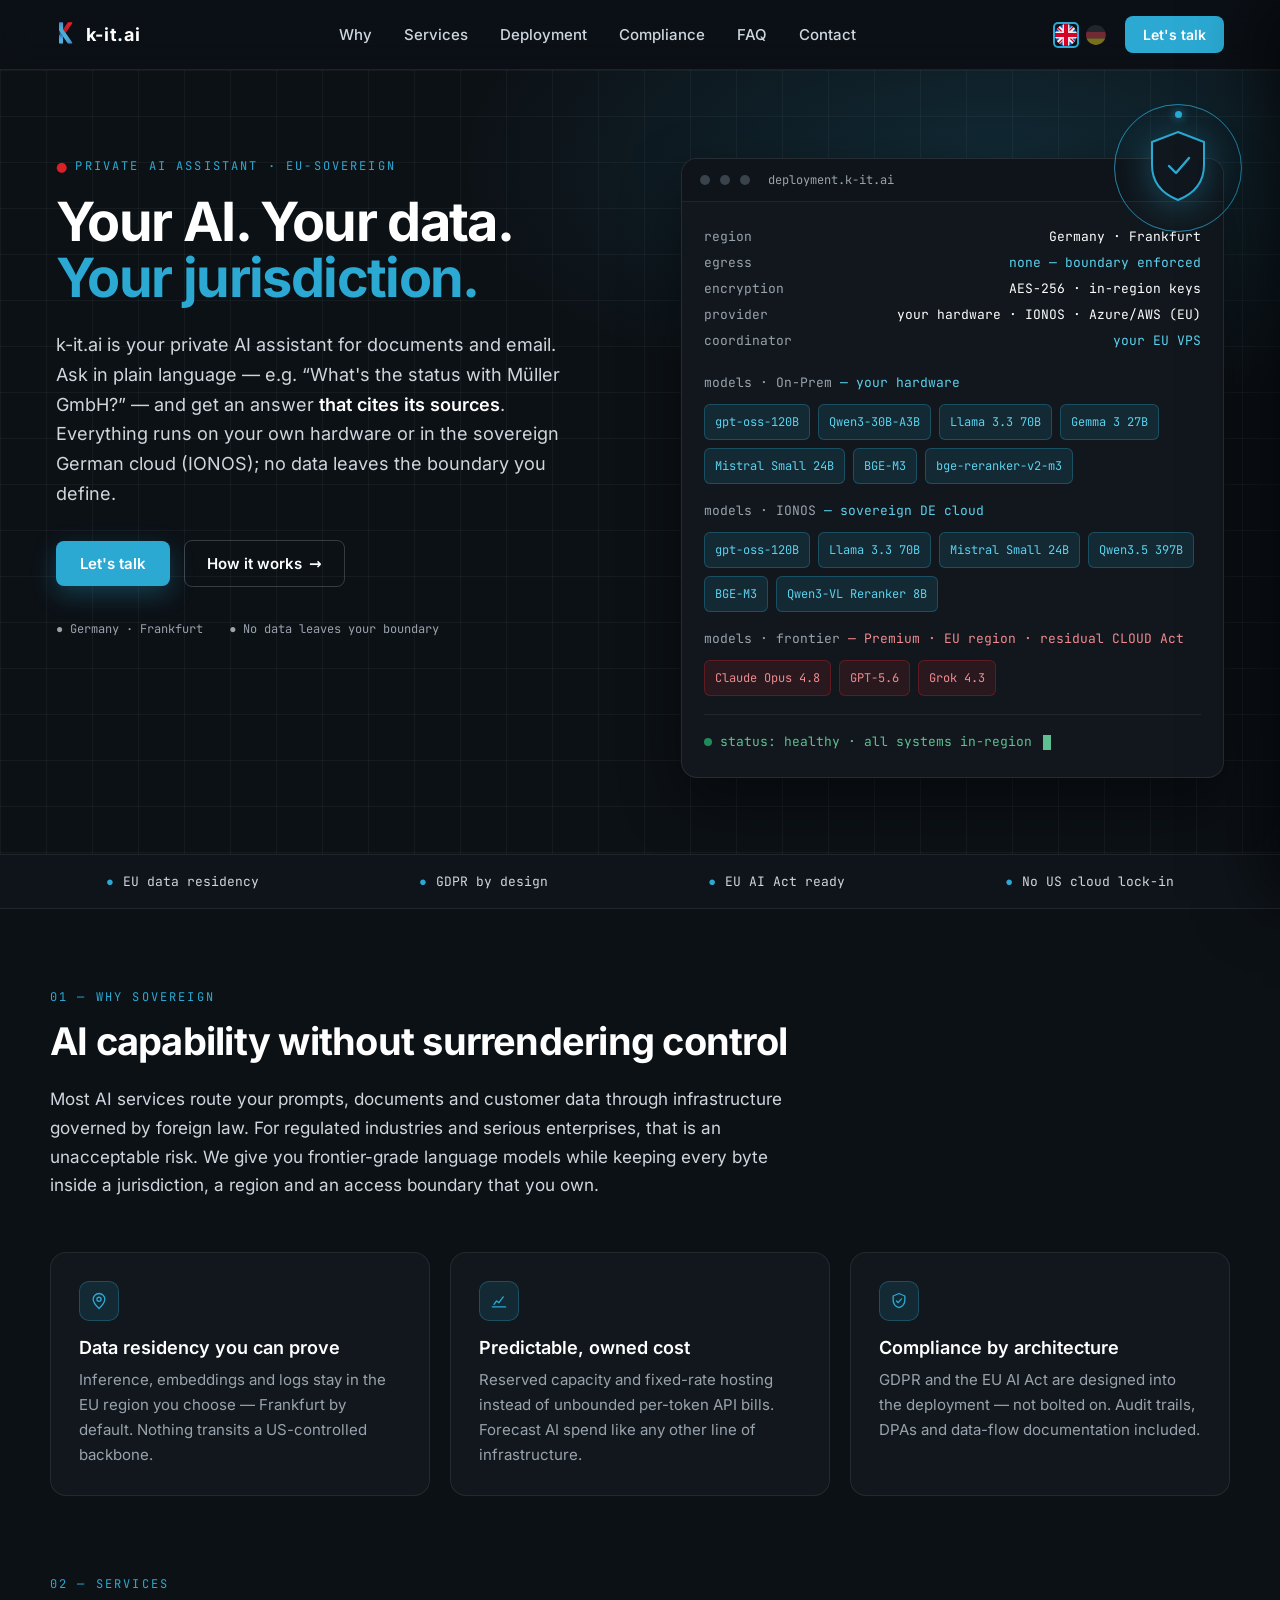
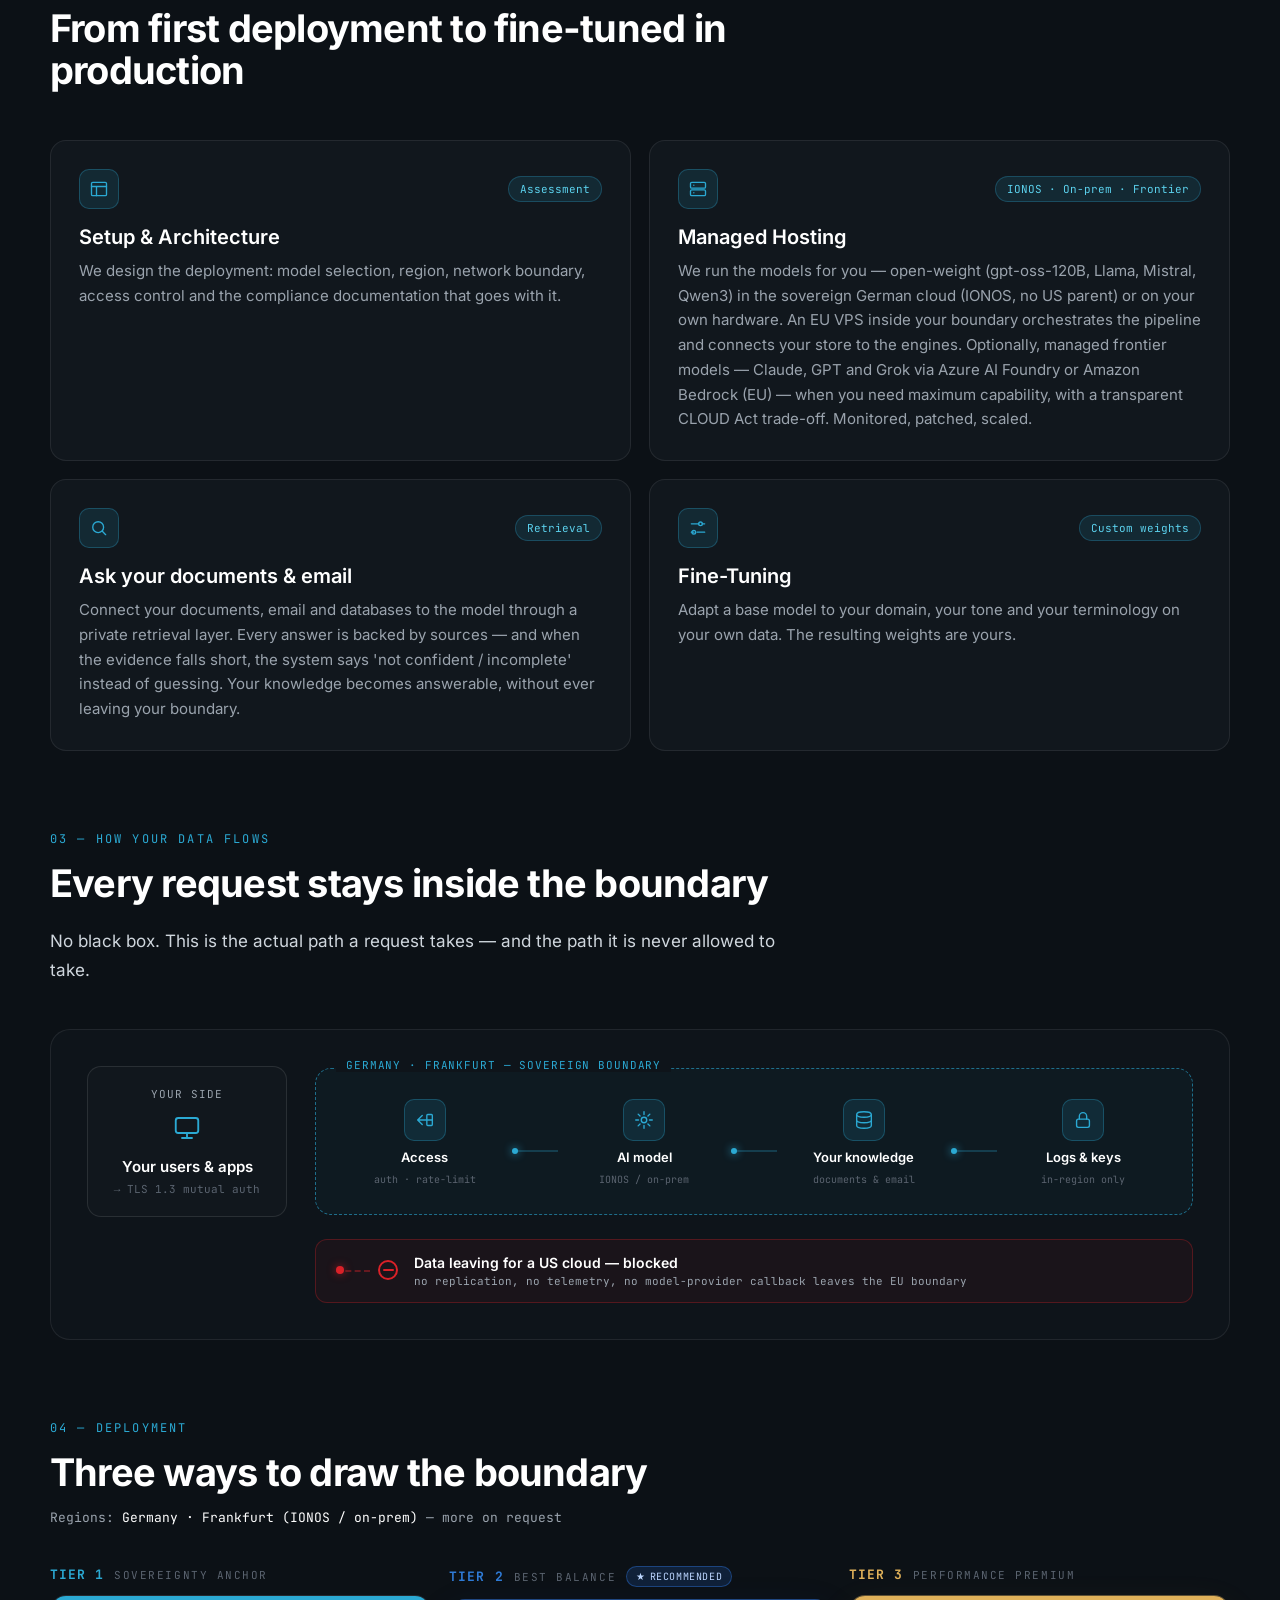
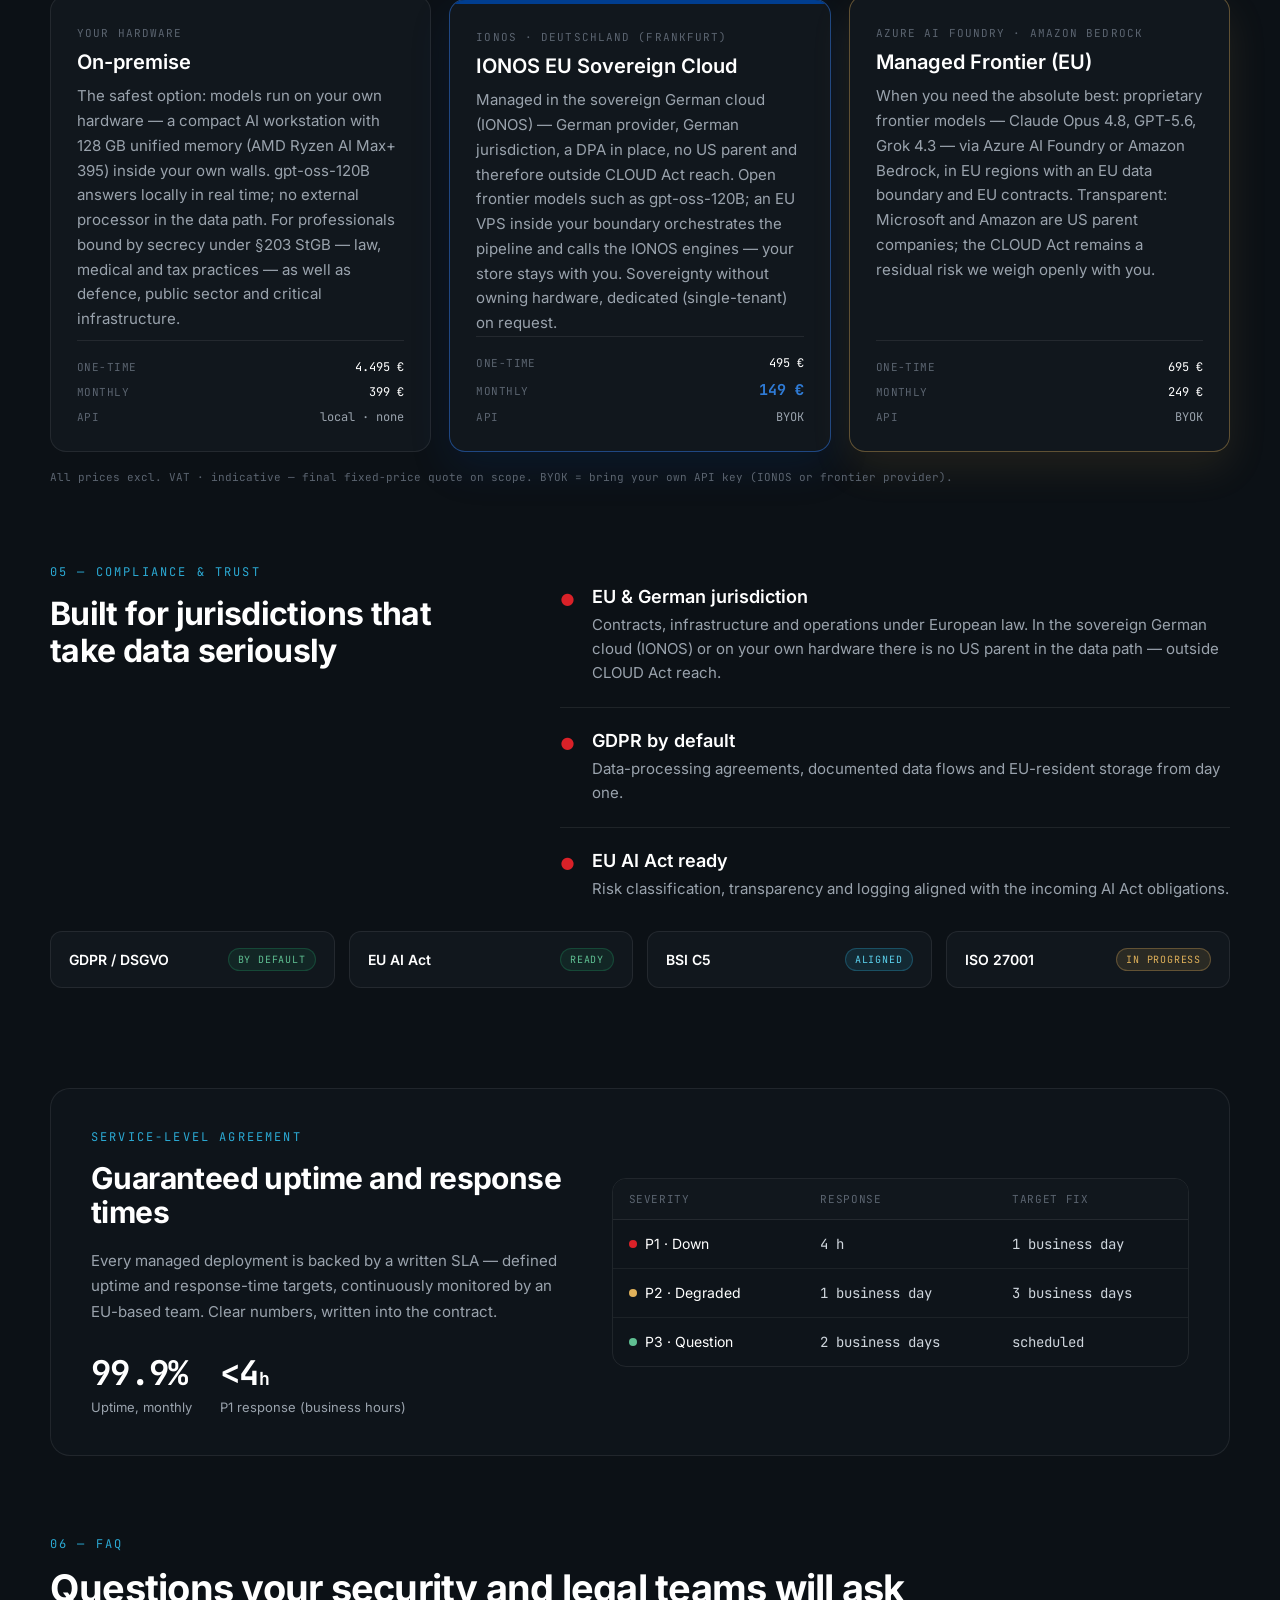
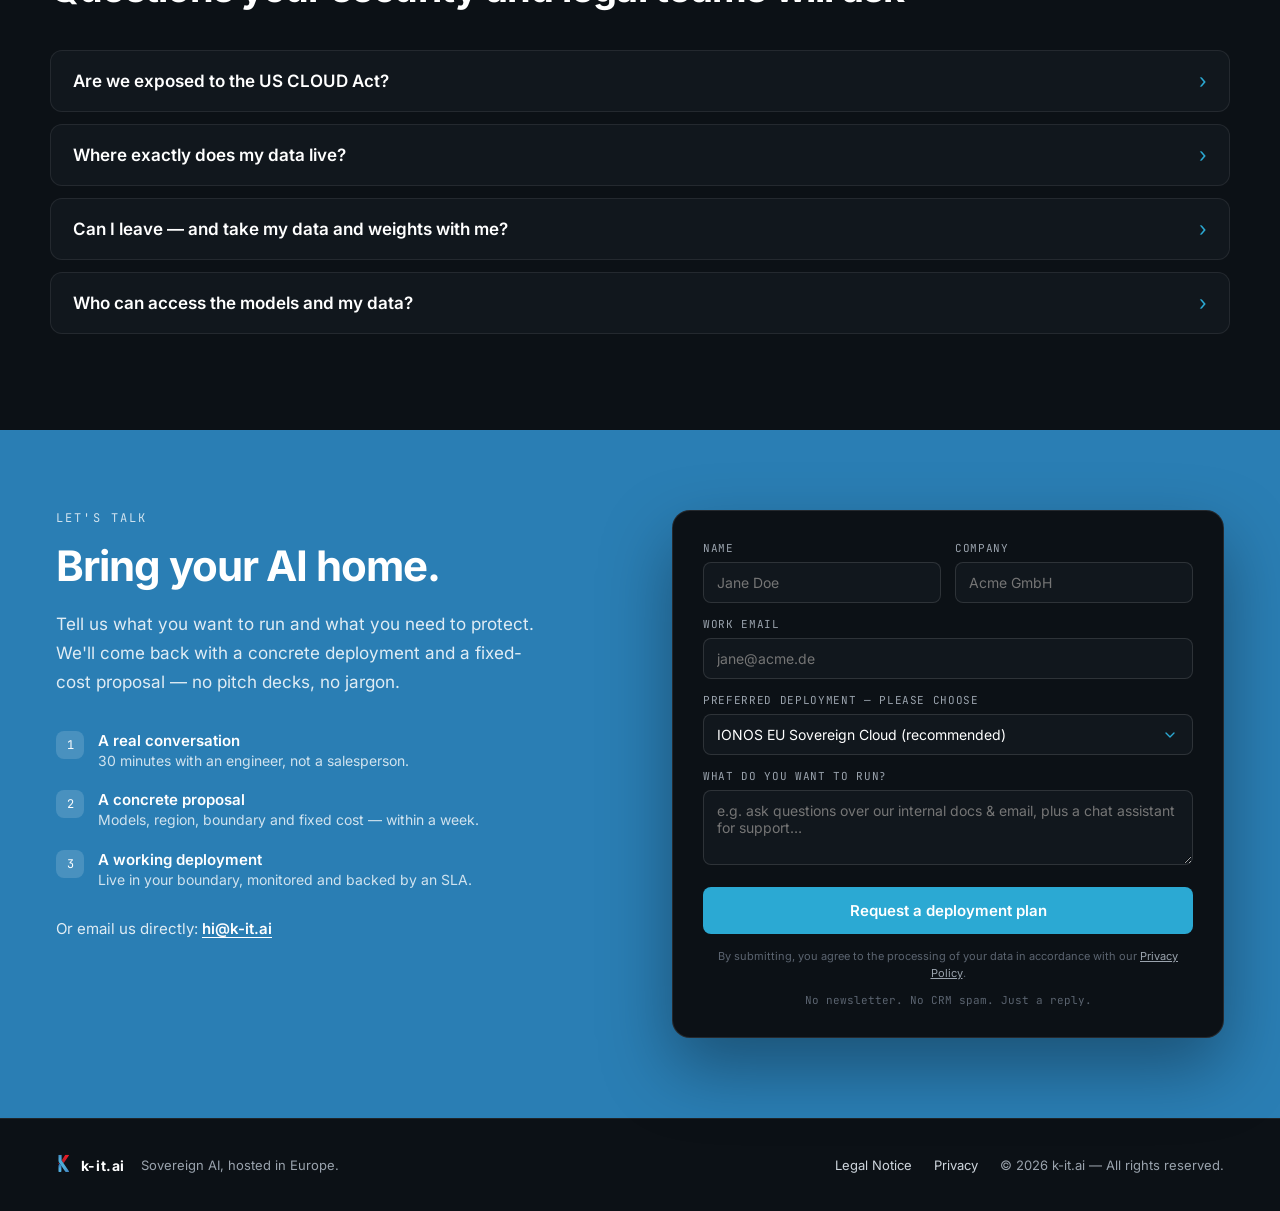
<file: index.html>
<!DOCTYPE html>
<html lang="de">
<head>
<meta charset="utf-8">
<meta name="viewport" content="width=device-width, initial-scale=1">
<title>k-it.ai — Privater KI-Assistent für Ihre Dokumente & E-Mails (EU-souverän)</title>
<meta name="description" content="k-it.ai ist Ihr privater KI-Assistent für Dokumente und E-Mails: Fragen in normaler Sprache stellen, Antworten mit Quellenangabe erhalten — vollständig unter europäischer Jurisdiktion, auf Ihrer eigenen Hardware oder in der souveränen deutschen Cloud (IONOS). Keine Daten verlassen Ihre Grenze.">
<link rel="canonical" href="https://k-it.ai/">
<meta name="theme-color" content="#0c1116">
<link rel="icon" href="assets/favicon.svg" type="image/svg+xml">
<link rel="apple-touch-icon" sizes="180x180" href="assets/apple-touch-icon.png">
<meta property="og:type" content="website">
<meta property="og:site_name" content="k-it.ai">
<meta property="og:title" content="k-it.ai — Privater KI-Assistent für Ihre Dokumente & E-Mails (EU-souverän)">
<meta property="og:description" content="Fragen Sie Ihre Dokumente und E-Mails in normaler Sprache — Antworten mit Quellenangabe, vollständig unter europäischer Jurisdiktion, auf Ihrer Hardware oder in der souveränen deutschen Cloud (IONOS). Keine Daten verlassen Ihre Grenze.">
<meta property="og:url" content="https://k-it.ai/">
<meta property="og:image" content="https://k-it.ai/assets/og-image.png">
<meta property="og:image:width" content="1200">
<meta property="og:image:height" content="630">
<meta property="og:image:type" content="image/png">
<meta property="og:locale" content="de_DE">
<meta property="og:locale:alternate" content="en_US">
<meta name="twitter:card" content="summary_large_image">
<meta name="twitter:image" content="https://k-it.ai/assets/og-image.png">
<link rel="stylesheet" href="assets/fonts.css">
<style>
  *,*::before,*::after{box-sizing:border-box;}
  html,body{margin:0;padding:0;}
  html{scroll-behavior:smooth;}
  ::selection{background:#2ba9d3;color:#fff;}
  @keyframes gridpan{from{background-position:0 0,0 0;}to{background-position:46px 46px,46px 46px;}}
  @keyframes blink{0%,49%{opacity:1;}50%,100%{opacity:0;}}
  @keyframes ringpulse{0%{transform:scale(.62);opacity:.55;}70%{opacity:0;}100%{transform:scale(1.3);opacity:0;}}
  @keyframes orbit{from{transform:rotate(0deg);}to{transform:rotate(360deg);}}
  @keyframes flowdot{0%{left:-2px;opacity:0;}12%{opacity:1;}88%{opacity:1;}100%{left:calc(100% + 2px);opacity:0;}}
  @keyframes flowdotv{0%{top:-2px;opacity:0;}12%{opacity:1;}88%{opacity:1;}100%{top:calc(100% + 2px);opacity:0;}}
  @keyframes repel{0%{transform:translateX(0);opacity:0;}14%{opacity:1;}48%{transform:translateX(30px);opacity:1;}56%{transform:translateX(27px) scaleX(.7);}100%{transform:translateX(0);opacity:.12;}}
  @keyframes wallflash{0%,44%{box-shadow:none;opacity:.7;}52%{box-shadow:0 0 12px rgba(218,33,40,.9);opacity:1;}68%,100%{box-shadow:none;opacity:.7;}}
  @keyframes floaty{0%,100%{transform:translateY(0);}50%{transform:translateY(-8px);}}
  .nav-link:hover{color:#fff!important;}
  .cta-btn:hover,.cta-btn-lg:hover,.form-submit:hover{filter:brightness(.94);}
  .ghost-btn:hover{border-color:#2ba9d3!important;}
  .service-card:hover{border-color:rgba(43,169,211,.45)!important;}
  /* Shared content cards (Why / Services) */
  .ui-card{transition:transform .18s ease,border-color .18s ease,box-shadow .18s ease;}
  .ui-card:hover{transform:translateY(-4px);border-color:rgba(43,169,211,.4)!important;box-shadow:0 18px 40px rgba(0,0,0,.35);}
  .ui-ico{width:40px;height:40px;border-radius:10px;background:rgba(43,169,211,.12);border:1px solid rgba(43,169,211,.3);display:flex;align-items:center;justify-content:center;margin-bottom:16px;}
  /* Deployment tier cards */
  .tier-card{flex:1;display:flex;flex-direction:column;transition:transform .18s ease,border-color .18s ease,box-shadow .18s ease;}
  .tier-card>div:last-child{flex:1;display:flex;flex-direction:column;}
  .tier-card:hover{transform:translateY(-4px);border-color:rgba(43,169,211,.4)!important;}
  .tier-card--rec{border-color:rgba(43,111,214,.55)!important;box-shadow:0 16px 40px rgba(0,61,143,.16);}
  .tier-card--rec:hover{transform:translateY(-6px);border-color:rgba(43,111,214,.75)!important;box-shadow:0 22px 48px rgba(0,61,143,.22);}
  .tier-card--premium{border-color:rgba(224,177,90,.38)!important;box-shadow:0 16px 40px rgba(224,177,90,.10);}
  .tier-card--premium:hover{transform:translateY(-6px);border-color:rgba(224,177,90,.6)!important;box-shadow:0 22px 48px rgba(224,177,90,.16);}
  .tier-badge{font-family:'JetBrains Mono',ui-monospace,'SF Mono',Menlo,monospace;font-size:10px;letter-spacing:.06em;text-transform:uppercase;color:#bcd6ff;background:rgba(43,111,214,.18);border:1px solid rgba(43,111,214,.45);border-radius:999px;padding:3px 9px;display:inline-flex;align-items:center;gap:4px;}
  .tier-price{margin-top:auto;padding-top:18px;border-top:1px solid rgba(255,255,255,.08);display:flex;flex-direction:column;gap:9px;font-family:'JetBrains Mono',ui-monospace,'SF Mono',Menlo,monospace;font-size:12px;}
  .tier-price .row{display:flex;justify-content:space-between;align-items:baseline;gap:12px;}
  .tier-price .lbl{color:#5b6470;letter-spacing:.04em;text-transform:uppercase;font-size:11px;}
  .tier-price .val{color:#fff;}
  .tier-price .val-hi{color:#2f7bd6;font-weight:700;font-size:15px;}
  .lang-flag.inactive:hover{opacity:1!important;}
  .form-input:focus,.form-select:focus,.form-textarea:focus{border-color:#2ba9d3!important;}
  .form-select{background-image:url("data:image/svg+xml;utf8,<svg xmlns='http://www.w3.org/2000/svg' width='16' height='16' viewBox='0 0 24 24' fill='none' stroke='%232ba9d3' stroke-width='2' stroke-linecap='round' stroke-linejoin='round'><path d='M6 9l6 6 6-6'/></svg>");background-repeat:no-repeat;background-position:right 14px center;}
  .footer-link:hover,.back-link:hover{color:#fff!important;}
  .drawer-link:hover{color:#fff!important;background:rgba(255,255,255,.05)!important;}
  .mail-link:hover{color:#fff!important;}
  /* FAQ accordion */
  .faq-item{border:1px solid rgba(255,255,255,.08);border-radius:12px;background:#11171d;padding:20px 22px;margin-bottom:12px;cursor:pointer;}
  .faq-chev{color:#2ba9d3;font-size:20px;line-height:1;flex-shrink:0;display:inline-block;transition:transform .2s ease;}
  .faq-chev.open{transform:rotate(90deg);}
  .faq-ans{font-size:15px;line-height:1.7;color:#cfd6dd;margin:14px 0 0;display:none;}
  .faq-ans.open{display:block;}
  /* Contact form success */
  .form-success{display:none;align-items:center;gap:8px;padding:24px 0;font-family:'JetBrains Mono',ui-monospace,'SF Mono',Menlo,monospace;font-size:13px;color:#5fbf92;}
  .form-success.visible{display:flex;}
  /* Mobile nav: hamburger icon swap */
  .mobile-toggle .icon-close{display:none;}
  body.menu-open .mobile-toggle .icon-menu{display:none;}
  body.menu-open .mobile-toggle .icon-close{display:block;}
  /* Mobile drawer + backdrop */
  .backdrop{position:fixed;inset:0;z-index:120;background:rgba(6,9,12,.6);opacity:0;pointer-events:none;transition:opacity .3s ease;}
  .backdrop.open{opacity:1;pointer-events:auto;backdrop-filter:blur(2px);-webkit-backdrop-filter:blur(2px);}
  .drawer{position:fixed;top:0;bottom:0;right:0;width:min(82%,360px);max-width:100vw;background:#0e141a;border-left:1px solid rgba(255,255,255,.08);z-index:130;padding:20px 22px calc(20px + env(safe-area-inset-bottom));display:flex;flex-direction:column;gap:4px;transform:translateX(102%);transition:transform .3s cubic-bezier(.4,0,.2,1);box-shadow:-24px 0 60px rgba(0,0,0,.55);pointer-events:none;}
  .drawer.open{transform:translateX(0);pointer-events:auto;}
  @media (prefers-reduced-motion: reduce){*,*::before,*::after{animation:none!important;}html{scroll-behavior:auto!important;}}
  @media (max-width:1024px){
    .site-header{padding:13px 20px!important;}
    .desktop-nav{display:none!important;}
    .desktop-actions{display:none!important;}
    .mobile-toggle{display:flex!important;}
    .hero-grid{grid-template-columns:1fr!important;gap:44px!important;}
    .hero-sec{padding-top:60px!important;padding-bottom:56px!important;}
    .section-pad{padding-left:20px!important;padding-right:20px!important;}
    .sec-pad-y{padding-top:56px!important;padding-bottom:56px!important;}
    .why-grid,.services-grid,.deployment-grid,.compliance-grid,.sla-grid,.contact-grid{grid-template-columns:1fr!important;}
    .compliance-grid{gap:36px!important;}
    .contact-grid{gap:40px!important;}
    .sla-grid{gap:30px!important;}
    .certs-grid{grid-template-columns:1fr 1fr!important;}
    .badges-strip{padding:18px 20px!important;}
    .flow-card{padding:22px 18px!important;}
    .flow-diagram{grid-template-columns:1fr!important;gap:0!important;}
    .flow-inner{flex-direction:column!important;}
    .flow-connector{display:none!important;}
    .flow-connector-v{display:flex!important;}
    .flow-side-connector{display:flex!important;}
    .egress-spacer{display:none!important;}
    .egress-diagram{margin-top:24px!important;}
    .sticky-cta{display:flex!important;}
    .site-root{padding-bottom:68px!important;}
    .site-footer{padding:24px 20px!important;}
    .contact-sec{padding:60px 20px!important;}
  }
  @media (max-width:560px){
    .hero-h1{font-size:33px!important;}
    .hero-sub{font-size:16px!important;}
    .sec-h2{font-size:26px!important;}
    .contact-h2{font-size:32px!important;}
    .form-grid{grid-template-columns:1fr!important;}
    .badges-strip{display:grid!important;grid-template-columns:1fr 1fr!important;gap:12px!important;}
    .console-body{padding:18px!important;}
    .sla-cell{padding:12px 11px!important;font-size:12px!important;}
    .sla-head-cell{padding:11px!important;}
  }
</style>
</head>
<body>

<div class="site-root" style="background:#0c1116;color:#fff;font-family:'Inter',ui-sans-serif,system-ui,sans-serif;-webkit-font-smoothing:antialiased;min-height:100vh;overflow-x:hidden;">

  <!-- ============ HEADER ============ -->
  <header class="site-header" style="position:sticky;top:0;z-index:90;display:flex;align-items:center;justify-content:space-between;padding:16px 56px;border-bottom:1px solid rgba(255,255,255,.08);background:rgba(12,17,22,.82);backdrop-filter:blur(14px);-webkit-backdrop-filter:blur(14px);">
    <a href="#top" style="display:flex;align-items:center;gap:11px;text-decoration:none;">
      <img src="assets/k-logo.svg" alt="k-it.ai" style="height:30px;width:auto;display:block;">
      <span style="font-weight:700;font-size:18px;letter-spacing:.04em;color:#fff;">k-it.ai</span>
    </a>
    <nav class="desktop-nav" style="display:flex;gap:32px;">
      <a href="#why" class="nav-link" data-i18n="nav.why" style="color:#cfd6dd;font-size:15px;font-weight:500;text-decoration:none;transition:color .15s;">Warum</a>
      <a href="#services" class="nav-link" data-i18n="nav.services" style="color:#cfd6dd;font-size:15px;font-weight:500;text-decoration:none;transition:color .15s;">Leistungen</a>
      <a href="#deployment" class="nav-link" data-i18n="nav.deployment" style="color:#cfd6dd;font-size:15px;font-weight:500;text-decoration:none;transition:color .15s;">Deployment</a>
      <a href="#compliance" class="nav-link" data-i18n="nav.compliance" style="color:#cfd6dd;font-size:15px;font-weight:500;text-decoration:none;transition:color .15s;">Compliance</a>
      <a href="#faq" class="nav-link" data-i18n="nav.faq" style="color:#cfd6dd;font-size:15px;font-weight:500;text-decoration:none;transition:color .15s;">FAQ</a>
      <a href="#contact" class="nav-link" data-i18n="nav.contact" style="color:#cfd6dd;font-size:15px;font-weight:500;text-decoration:none;transition:color .15s;">Kontakt</a>
    </nav>
    <div class="desktop-actions" style="display:flex;align-items:center;gap:18px;">
      <div style="display:flex;gap:8px;align-items:center;">
        <img src="assets/flags/en.svg" alt="EN" title="English" class="lang-flag inactive" data-lang="en" style="width:22px;height:22px;border-radius:3px;cursor:pointer;opacity:.45;transition:opacity .15s;">
        <img src="assets/flags/de.svg" alt="DE" title="Deutsch" class="lang-flag" data-lang="de" style="width:22px;height:22px;border-radius:3px;cursor:pointer;box-shadow:0 0 0 2px #2ba9d3;">
      </div>
      <a href="#contact" class="cta-btn" data-i18n="cta.talk" style="background:#2ba9d3;color:#fff;padding:10px 18px;border-radius:8px;font-weight:600;font-size:14px;text-decoration:none;transition:filter .15s;">Kontakt aufnehmen</a>
    </div>
    <button class="mobile-toggle" onclick="toggleMenu()" aria-label="Menu" style="display:none;align-items:center;justify-content:center;width:44px;height:44px;background:transparent;border:1px solid rgba(255,255,255,.14);border-radius:9px;cursor:pointer;color:#fff;padding:0;">
      <svg class="icon-menu" width="20" height="20" viewBox="0 0 24 24" fill="none" stroke="#fff" stroke-width="2" stroke-linecap="round"><path d="M3 6h18M3 12h18M3 18h18"/></svg>
      <svg class="icon-close" width="20" height="20" viewBox="0 0 24 24" fill="none" stroke="#fff" stroke-width="2" stroke-linecap="round"><path d="M6 6l12 12M18 6L6 18"/></svg>
    </button>
  </header>

  <!-- ============ HERO ============ -->
  <section id="top" class="section-pad hero-sec" style="position:relative;padding:88px 56px 76px;background-color:#0c1116;background-image:linear-gradient(rgba(255,255,255,.045) 1px, transparent 1px),linear-gradient(90deg, rgba(255,255,255,.045) 1px, transparent 1px);background-size:46px 46px;animation:gridpan 6s linear infinite;overflow:hidden;">
    <div style="position:absolute;inset:0;background:radial-gradient(900px 420px at 78% 12%, rgba(43,169,211,.16), transparent 60%);pointer-events:none;"></div>
    <div class="hero-grid" style="position:relative;max-width:1180px;margin:0 auto;display:grid;grid-template-columns:1.02fr .98fr;gap:60px;align-items:start;">
      <div>
        <div style="display:flex;align-items:center;gap:8px;margin-bottom:20px;">
          <span style="color:#da2128;font-size:13px;">&#9679;</span>
          <span data-i18n="hero.eyebrow" style="font-family:'JetBrains Mono',ui-monospace,'SF Mono',Menlo,monospace;font-size:12px;letter-spacing:.18em;text-transform:uppercase;color:#2ba9d3;">Privater KI-Assistent · EU-souverän</span>
        </div>
        <h1 class="hero-h1" data-i18n="hero.h1" style="font-size:54px;font-weight:700;letter-spacing:-.03em;line-height:1.04;margin:0;color:#fff;">Ihre KI. Ihre Daten.<br><span style="color:#2ba9d3;">Ihre Jurisdiktion.</span></h1>
        <p class="hero-sub" data-i18n="hero.sub" style="font-size:18px;line-height:1.65;color:#cfd6dd;margin:24px 0 0;max-width:520px;">k-it.ai ist Ihr privater KI-Assistent für Dokumente und E-Mails. Fragen Sie in normaler Sprache — etwa „Was ist der Stand bei Müller GmbH?" — und erhalten Sie eine Antwort <b style="color:#fff;font-weight:600;">mit Quellenangabe</b>. Alles läuft auf Ihrer eigenen Hardware oder in der souveränen deutschen Cloud (IONOS); keine Daten verlassen die von Ihnen definierte Grenze.</p>
        <div style="display:flex;gap:14px;margin-top:32px;align-items:center;flex-wrap:wrap;">
          <a href="#contact" class="cta-btn-lg" data-i18n="cta.talk" style="background:#2ba9d3;color:#fff;padding:13px 24px;border-radius:8px;font-weight:600;font-size:15px;text-decoration:none;box-shadow:0 8px 24px rgba(43,169,211,.30),0 2px 8px rgba(0,0,0,.10);transition:filter .15s;">Kontakt aufnehmen</a>
          <a href="#how" class="ghost-btn" data-i18n="cta.how" style="display:flex;align-items:center;gap:7px;color:#fff;padding:13px 22px;font-weight:600;font-size:15px;text-decoration:none;border:1px solid rgba(255,255,255,.18);border-radius:8px;transition:border-color .15s;">So funktioniert es <span>&rarr;</span></a>
        </div>
        <div style="display:flex;gap:26px;margin-top:34px;font-family:'JetBrains Mono',ui-monospace,'SF Mono',Menlo,monospace;font-size:12px;color:#9aa3ad;flex-wrap:wrap;">
          <span>&#9679; Germany · Frankfurt</span>
          <span data-i18n="hero.badge2">&#9679; Keine Daten verlassen Ihre Grenze</span>
        </div>
      </div>
      <div style="position:relative;">
        <div style="position:absolute;top:-54px;right:-18px;z-index:3;animation:floaty 7s ease-in-out infinite;">
          <div style="position:relative;width:128px;height:128px;display:flex;align-items:center;justify-content:center;">
            <span style="position:absolute;width:128px;height:128px;border-radius:999px;border:1.5px solid rgba(43,169,211,.55);animation:ringpulse 3.2s ease-out infinite;"></span>
            <span style="position:absolute;width:128px;height:128px;border-radius:999px;border:1.5px solid rgba(43,169,211,.35);animation:ringpulse 3.2s ease-out infinite;animation-delay:1.6s;"></span>
            <span style="position:absolute;width:108px;height:108px;border-radius:999px;animation:orbit 9s linear infinite;">
              <span style="position:absolute;top:-3px;left:50%;width:7px;height:7px;margin-left:-3px;border-radius:999px;background:#2ba9d3;box-shadow:0 0 10px rgba(43,169,211,.9);"></span>
            </span>
            <div style="position:relative;filter:drop-shadow(0 6px 18px rgba(43,169,211,.4));">
              <svg width="62" height="74" viewBox="0 0 62 74" fill="none">
                <path d="M31 3 L57 13 V36 C57 54 46 65 31 71 C16 65 5 54 5 36 V13 Z" fill="rgba(17,23,29,.95)" stroke="#2ba9d3" stroke-width="2"/>
                <path d="M22 37 l7 7 l13 -15" stroke="#2ba9d3" stroke-width="2.4" stroke-linecap="round" stroke-linejoin="round" fill="none"/>
              </svg>
            </div>
          </div>
        </div>
        <div style="background:#11171d;border:1px solid rgba(255,255,255,.09);border-radius:16px;box-shadow:0 24px 60px rgba(0,0,0,.45);overflow:hidden;">
          <div style="display:flex;align-items:center;gap:10px;padding:13px 18px;border-bottom:1px solid rgba(255,255,255,.07);background:#0e141a;">
            <span style="width:10px;height:10px;border-radius:999px;background:#3a424c;display:inline-block;"></span>
            <span style="width:10px;height:10px;border-radius:999px;background:#3a424c;display:inline-block;"></span>
            <span style="width:10px;height:10px;border-radius:999px;background:#3a424c;display:inline-block;"></span>
            <span style="font-family:'JetBrains Mono',ui-monospace,'SF Mono',Menlo,monospace;font-size:12px;color:#9aa3ad;margin-left:8px;">deployment.k-it.ai</span>
          </div>
          <div class="console-body" style="padding:22px;font-family:'JetBrains Mono',ui-monospace,'SF Mono',Menlo,monospace;font-size:13px;line-height:2;">
            <div style="display:flex;justify-content:space-between;gap:12px;"><span style="color:#9aa3ad;">region</span><span style="color:#fff;text-align:right;">Germany · Frankfurt</span></div>
            <div style="display:flex;justify-content:space-between;gap:12px;"><span style="color:#9aa3ad;">egress</span><span data-i18n="console.egress" style="color:#5cd2ee;text-align:right;">keine — Grenze erzwungen</span></div>
            <div style="display:flex;justify-content:space-between;gap:12px;"><span style="color:#9aa3ad;">encryption</span><span data-i18n="console.encryption" style="color:#fff;text-align:right;">AES-256 · Schlüssel in der Region</span></div>
            <div style="display:flex;justify-content:space-between;gap:12px;"><span style="color:#9aa3ad;">provider</span><span data-i18n="console.provider" style="color:#fff;text-align:right;">Ihre Hardware · IONOS · Azure/AWS (EU)</span></div>
            <div style="display:flex;justify-content:space-between;gap:12px;"><span style="color:#9aa3ad;">coordinator</span><span data-i18n="console.coordinator" style="color:#5cd2ee;text-align:right;">Ihr EU-VPS</span></div>
            <div data-i18n="console.selfLabel" style="margin:16px 0 8px;color:#9aa3ad;">Modelle · On-Prem <span style="color:#5cd2ee;">— Ihre Hardware</span></div>
            <div style="display:flex;flex-wrap:wrap;gap:8px;">
              <span style="font-size:12px;background:rgba(43,169,211,.12);color:#5cd2ee;border:1px solid rgba(43,169,211,.3);border-radius:6px;padding:5px 10px;">gpt-oss-120B</span>
              <span style="font-size:12px;background:rgba(43,169,211,.12);color:#5cd2ee;border:1px solid rgba(43,169,211,.3);border-radius:6px;padding:5px 10px;">Qwen3-30B-A3B</span>
              <span style="font-size:12px;background:rgba(43,169,211,.12);color:#5cd2ee;border:1px solid rgba(43,169,211,.3);border-radius:6px;padding:5px 10px;">Llama 3.3 70B</span>
              <span style="font-size:12px;background:rgba(43,169,211,.12);color:#5cd2ee;border:1px solid rgba(43,169,211,.3);border-radius:6px;padding:5px 10px;">Gemma 3 27B</span>
              <span style="font-size:12px;background:rgba(43,169,211,.12);color:#5cd2ee;border:1px solid rgba(43,169,211,.3);border-radius:6px;padding:5px 10px;">Mistral Small 24B</span>
              <span style="font-size:12px;background:rgba(43,169,211,.12);color:#5cd2ee;border:1px solid rgba(43,169,211,.3);border-radius:6px;padding:5px 10px;">BGE-M3</span>
              <span style="font-size:12px;background:rgba(43,169,211,.12);color:#5cd2ee;border:1px solid rgba(43,169,211,.3);border-radius:6px;padding:5px 10px;">bge-reranker-v2-m3</span>
            </div>
            <div data-i18n="console.ionosLabel" style="margin:14px 0 8px;color:#9aa3ad;">Modelle · IONOS <span style="color:#5cd2ee;">— souveräne DE-Cloud</span></div>
            <div style="display:flex;flex-wrap:wrap;gap:8px;">
              <span style="font-size:12px;background:rgba(43,169,211,.12);color:#5cd2ee;border:1px solid rgba(43,169,211,.3);border-radius:6px;padding:5px 10px;">gpt-oss-120B</span>
              <span style="font-size:12px;background:rgba(43,169,211,.12);color:#5cd2ee;border:1px solid rgba(43,169,211,.3);border-radius:6px;padding:5px 10px;">Llama 3.3 70B</span>
              <span style="font-size:12px;background:rgba(43,169,211,.12);color:#5cd2ee;border:1px solid rgba(43,169,211,.3);border-radius:6px;padding:5px 10px;">Mistral Small 24B</span>
              <span style="font-size:12px;background:rgba(43,169,211,.12);color:#5cd2ee;border:1px solid rgba(43,169,211,.3);border-radius:6px;padding:5px 10px;">Qwen3.5 397B</span>
              <span style="font-size:12px;background:rgba(43,169,211,.12);color:#5cd2ee;border:1px solid rgba(43,169,211,.3);border-radius:6px;padding:5px 10px;">BGE-M3</span>
              <span style="font-size:12px;background:rgba(43,169,211,.12);color:#5cd2ee;border:1px solid rgba(43,169,211,.3);border-radius:6px;padding:5px 10px;">Qwen3-VL Reranker 8B</span>
            </div>
            <div data-i18n="console.propLabel" style="margin:14px 0 8px;color:#9aa3ad;">Modelle · Frontier <span style="color:#f08a8e;">— Premium · EU-Region · CLOUD-Act-Restrisiko</span></div>
            <div style="display:flex;flex-wrap:wrap;gap:8px;">
              <span style="font-size:12px;background:rgba(218,33,40,.12);color:#f08a8e;border:1px solid rgba(218,33,40,.3);border-radius:6px;padding:5px 10px;">Claude Opus 4.8</span>
              <span style="font-size:12px;background:rgba(218,33,40,.12);color:#f08a8e;border:1px solid rgba(218,33,40,.3);border-radius:6px;padding:5px 10px;">GPT-5.6</span>
              <span style="font-size:12px;background:rgba(218,33,40,.12);color:#f08a8e;border:1px solid rgba(218,33,40,.3);border-radius:6px;padding:5px 10px;">Grok 4.3</span>
            </div>
            <div style="display:flex;align-items:center;gap:8px;margin-top:18px;padding-top:14px;border-top:1px solid rgba(255,255,255,.07);flex-wrap:wrap;">
              <span style="width:8px;height:8px;border-radius:999px;background:#1f8a5b;display:inline-block;"></span>
              <span data-i18n="console.status" style="color:#5fbf92;">status: gesund · alle Systeme in der Region</span>
              <span style="display:inline-block;width:8px;height:15px;background:#5fbf92;margin-left:3px;vertical-align:middle;animation:blink 1.1s step-end infinite;"></span>
            </div>
          </div>
        </div>
      </div>
    </div>
  </section>

  <!-- ============ BADGES ============ -->
  <div style="border-top:1px solid rgba(255,255,255,.08);border-bottom:1px solid rgba(255,255,255,.08);background:#0e141a;">
    <div class="badges-strip" style="max-width:1180px;margin:0 auto;padding:18px 56px;display:flex;justify-content:space-between;gap:24px;font-family:'JetBrains Mono',ui-monospace,'SF Mono',Menlo,monospace;font-size:13px;flex-wrap:wrap;">
      <span style="display:flex;align-items:center;gap:9px;color:#cfd6dd;"><span style="color:#2ba9d3;">&#9679;</span> <span data-i18n="badge.residency">EU-Datenresidenz</span></span>
      <span style="display:flex;align-items:center;gap:9px;color:#cfd6dd;"><span style="color:#2ba9d3;">&#9679;</span> <span data-i18n="badge.gdpr">DSGVO-konform gestaltet</span></span>
      <span style="display:flex;align-items:center;gap:9px;color:#cfd6dd;"><span style="color:#2ba9d3;">&#9679;</span> <span data-i18n="badge.aiact">Bereit für den EU AI Act</span></span>
      <span style="display:flex;align-items:center;gap:9px;color:#cfd6dd;"><span style="color:#2ba9d3;">&#9679;</span> <span data-i18n="badge.lockin">Kein US-Cloud-Lock-in</span></span>
    </div>
  </div>

  <!-- ============ 01 WHY ============ -->
  <section id="why" class="section-pad sec-pad-y" style="padding-top:80px;padding-bottom:80px;scroll-margin-top:80px;">
    <div style="max-width:1180px;margin:0 auto;">
      <div data-i18n="why.eyebrow" style="font-family:'JetBrains Mono',ui-monospace,'SF Mono',Menlo,monospace;font-size:12px;letter-spacing:.18em;text-transform:uppercase;color:#2ba9d3;margin-bottom:16px;">01 — Warum souverän</div>
      <h2 class="sec-h2" data-i18n="why.h2" style="font-size:38px;font-weight:700;letter-spacing:-.02em;line-height:1.1;margin:0;max-width:760px;color:#fff;">KI-Leistung, ohne die Kontrolle abzugeben</h2>
      <p data-i18n="why.lead" style="font-size:17px;line-height:1.7;color:#cfd6dd;margin:22px 0 0;max-width:740px;">Die meisten KI-Dienste leiten Ihre Prompts, Dokumente und Kundendaten über Infrastruktur, die ausländischem Recht unterliegt. Für regulierte Branchen und seriöse Unternehmen ist das ein inakzeptables Risiko. Wir geben Ihnen Sprachmodelle auf Spitzenniveau — und halten dabei jedes Byte innerhalb einer Jurisdiktion, einer Region und einer Zugriffsgrenze, die Ihnen gehören.</p>
      <div class="why-grid" style="display:grid;grid-template-columns:repeat(3,1fr);gap:20px;margin-top:52px;">
        <div class="ui-card" style="background:#11171d;border:1px solid rgba(255,255,255,.08);border-radius:16px;padding:28px;">
          <div class="ui-ico"><svg width="20" height="20" viewBox="0 0 24 24" fill="none" stroke="#2ba9d3" stroke-width="1.6"><path d="M12 21s-7-6.5-7-11a7 7 0 1 1 14 0c0 4.5-7 11-7 11z"/><circle cx="12" cy="10" r="2.5"/></svg></div>
          <h3 data-i18n="why.c1.h" style="font-size:18px;font-weight:600;margin:0 0 10px;color:#fff;">Datenresidenz, die Sie nachweisen können</h3>
          <p data-i18n="why.c1.p" style="font-size:15px;line-height:1.65;color:#9aa3ad;margin:0;">Inferenz, Embeddings und Logs bleiben in der von Ihnen gewählten EU-Region — standardmäßig Frankfurt. Nichts läuft über ein US-kontrolliertes Backbone.</p>
        </div>
        <div class="ui-card" style="background:#11171d;border:1px solid rgba(255,255,255,.08);border-radius:16px;padding:28px;">
          <div class="ui-ico"><svg width="20" height="20" viewBox="0 0 24 24" fill="none" stroke="#2ba9d3" stroke-width="1.6" stroke-linecap="round" stroke-linejoin="round"><path d="M4 19h16M6 16l3-4 3 2 5-7"/></svg></div>
          <h3 data-i18n="why.c2.h" style="font-size:18px;font-weight:600;margin:0 0 10px;color:#fff;">Planbare Kosten, die Ihnen gehören</h3>
          <p data-i18n="why.c2.p" style="font-size:15px;line-height:1.65;color:#9aa3ad;margin:0;">Reservierte Kapazität und Festpreis-Hosting statt unbegrenzter Pro-Token-Abrechnung. Kalkulieren Sie KI-Ausgaben wie jede andere Infrastrukturposition.</p>
        </div>
        <div class="ui-card" style="background:#11171d;border:1px solid rgba(255,255,255,.08);border-radius:16px;padding:28px;">
          <div class="ui-ico"><svg width="20" height="20" viewBox="0 0 24 24" fill="none" stroke="#2ba9d3" stroke-width="1.6" stroke-linecap="round" stroke-linejoin="round"><path d="M12 3l7 3v5c0 4.5-3 7.5-7 9-4-1.5-7-4.5-7-9V6z"/><path d="M9 12l2 2 4-4.5"/></svg></div>
          <h3 data-i18n="why.c3.h" style="font-size:18px;font-weight:600;margin:0 0 10px;color:#fff;">Compliance durch Architektur</h3>
          <p data-i18n="why.c3.p" style="font-size:15px;line-height:1.65;color:#9aa3ad;margin:0;">DSGVO und EU AI Act sind in das Deployment hineinkonstruiert — nicht nachträglich angeflanscht. Audit-Trails, AV-Verträge und Datenfluss-Dokumentation inklusive.</p>
        </div>
      </div>
    </div>
  </section>

  <!-- ============ 02 SERVICES ============ -->
  <section id="services" class="section-pad sec-pad-y" style="padding-bottom:80px;scroll-margin-top:80px;">
    <div style="max-width:1180px;margin:0 auto;">
      <div data-i18n="services.eyebrow" style="font-family:'JetBrains Mono',ui-monospace,'SF Mono',Menlo,monospace;font-size:12px;letter-spacing:.18em;text-transform:uppercase;color:#2ba9d3;margin-bottom:16px;">02 — Leistungen</div>
      <h2 class="sec-h2" data-i18n="services.h2" style="font-size:38px;font-weight:700;letter-spacing:-.02em;line-height:1.1;margin:0;max-width:720px;color:#fff;">Vom ersten Deployment bis zum feinabgestimmten Produktivbetrieb</h2>
      <div class="services-grid" style="display:grid;grid-template-columns:1fr 1fr;gap:18px;margin-top:48px;">
        <div class="service-card ui-card" style="background:#11171d;border:1px solid rgba(255,255,255,.08);border-radius:16px;padding:28px;">
          <div style="display:flex;align-items:center;justify-content:space-between;gap:12px;margin-bottom:16px;">
            <div class="ui-ico" style="margin-bottom:0;"><svg width="20" height="20" viewBox="0 0 24 24" fill="none" stroke="#2ba9d3" stroke-width="1.6"><rect x="3" y="4" width="18" height="16" rx="1.5"/><path d="M3 9h18M9 9v11" stroke-linecap="round"/></svg></div>
            <span data-i18n="services.s1.tag" style="font-family:'JetBrains Mono',ui-monospace,'SF Mono',Menlo,monospace;font-size:11px;background:rgba(43,169,211,.12);color:#5cd2ee;border:1px solid rgba(43,169,211,.28);border-radius:999px;padding:5px 11px;">Analyse</span>
          </div>
          <h3 data-i18n="services.s1.h" style="font-size:20px;font-weight:600;margin:0 0 10px;color:#fff;">Setup &amp; Architektur</h3>
          <p data-i18n="services.s1.p" style="font-size:15px;line-height:1.65;color:#9aa3ad;margin:0;">Wir entwerfen das Deployment: Modellauswahl, Region, Netzwerkgrenze, Zugriffskontrolle und die zugehörige Compliance-Dokumentation.</p>
        </div>
        <div class="service-card ui-card" style="background:#11171d;border:1px solid rgba(255,255,255,.08);border-radius:16px;padding:28px;">
          <div style="display:flex;align-items:center;justify-content:space-between;gap:12px;margin-bottom:16px;">
            <div class="ui-ico" style="margin-bottom:0;"><svg width="20" height="20" viewBox="0 0 24 24" fill="none" stroke="#2ba9d3" stroke-width="1.6"><rect x="3" y="4" width="18" height="7" rx="1.5"/><rect x="3" y="13" width="18" height="7" rx="1.5"/><path d="M7 7.5h.01M7 16.5h.01" stroke-linecap="round"/></svg></div>
            <span data-i18n="services.s2.tag" style="font-family:'JetBrains Mono',ui-monospace,'SF Mono',Menlo,monospace;font-size:11px;background:rgba(43,169,211,.12);color:#5cd2ee;border:1px solid rgba(43,169,211,.28);border-radius:999px;padding:5px 11px;">IONOS · On-Prem · Frontier</span>
          </div>
          <h3 data-i18n="services.s2.h" style="font-size:20px;font-weight:600;margin:0 0 10px;color:#fff;">Managed Hosting</h3>
          <p data-i18n="services.s2.p" style="font-size:15px;line-height:1.65;color:#9aa3ad;margin:0;">Wir betreiben die Modelle für Sie — Open-Weight (u. a. gpt-oss-120B, Llama, Mistral, Qwen3) in der souveränen deutschen Cloud (IONOS, ohne US-Mutter) oder auf Ihrer eigenen Hardware. Ein EU-VPS in Ihrer Grenze koordiniert die Pipeline und verbindet Ihren Speicher mit den Engines. Optional gemanagte Frontier-Modelle — Claude, GPT, Grok über Azure AI Foundry oder Amazon Bedrock (EU) — wenn Sie maximale Leistung brauchen, mit transparenter CLOUD-Act-Abwägung. Überwacht, gepatcht, skaliert.</p>
        </div>
        <div class="service-card ui-card" style="background:#11171d;border:1px solid rgba(255,255,255,.08);border-radius:16px;padding:28px;">
          <div style="display:flex;align-items:center;justify-content:space-between;gap:12px;margin-bottom:16px;">
            <div class="ui-ico" style="margin-bottom:0;"><svg width="20" height="20" viewBox="0 0 24 24" fill="none" stroke="#2ba9d3" stroke-width="1.6"><circle cx="11" cy="11" r="6.5"/><path d="M20 20l-4-4" stroke-linecap="round"/></svg></div>
            <span data-i18n="services.s3.tag" style="font-family:'JetBrains Mono',ui-monospace,'SF Mono',Menlo,monospace;font-size:11px;background:rgba(43,169,211,.12);color:#5cd2ee;border:1px solid rgba(43,169,211,.28);border-radius:999px;padding:5px 11px;">Retrieval</span>
          </div>
          <h3 data-i18n="services.s3.h" style="font-size:20px;font-weight:600;margin:0 0 10px;color:#fff;">Fragen an Ihre Dokumente &amp; E-Mails</h3>
          <p data-i18n="services.s3.p" style="font-size:15px;line-height:1.65;color:#9aa3ad;margin:0;">Verbinden Sie Ihre Dokumente, E-Mails und Datenbanken über eine private Retrieval-Schicht mit dem Modell. Jede Antwort ist mit Quellen belegt — und wenn die Belege nicht ausreichen, sagt das System „nicht sicher / unvollständig“ statt zu raten. Ihr Wissen wird abfragbar, ohne jemals Ihre Grenze zu verlassen.</p>
        </div>
        <div class="service-card ui-card" style="background:#11171d;border:1px solid rgba(255,255,255,.08);border-radius:16px;padding:28px;">
          <div style="display:flex;align-items:center;justify-content:space-between;gap:12px;margin-bottom:16px;">
            <div class="ui-ico" style="margin-bottom:0;"><svg width="20" height="20" viewBox="0 0 24 24" fill="none" stroke="#2ba9d3" stroke-width="1.6" stroke-linecap="round"><path d="M4 7h9M17 7h3M4 17h3M11 17h9"/><circle cx="15" cy="7" r="2.2"/><circle cx="7" cy="17" r="2.2"/></svg></div>
            <span data-i18n="services.s4.tag" style="font-family:'JetBrains Mono',ui-monospace,'SF Mono',Menlo,monospace;font-size:11px;background:rgba(43,169,211,.12);color:#5cd2ee;border:1px solid rgba(43,169,211,.28);border-radius:999px;padding:5px 11px;">Eigene Gewichte</span>
          </div>
          <h3 data-i18n="services.s4.h" style="font-size:20px;font-weight:600;margin:0 0 10px;color:#fff;">Fine-Tuning</h3>
          <p data-i18n="services.s4.p" style="font-size:15px;line-height:1.65;color:#9aa3ad;margin:0;">Passen Sie ein Basismodell an Ihre Domäne, Ihren Ton und Ihre Terminologie an — auf Ihren eigenen Daten. Die resultierenden Gewichte gehören Ihnen.</p>
        </div>
      </div>
    </div>
  </section>

  <!-- ============ 03 HOW DATA FLOWS ============ -->
  <section id="how" class="section-pad sec-pad-y" style="padding-bottom:80px;scroll-margin-top:80px;">
    <div style="max-width:1180px;margin:0 auto;">
      <div data-i18n="how.eyebrow" style="font-family:'JetBrains Mono',ui-monospace,'SF Mono',Menlo,monospace;font-size:12px;letter-spacing:.18em;text-transform:uppercase;color:#2ba9d3;margin-bottom:16px;">03 — Wie Ihre Daten fließen</div>
      <h2 class="sec-h2" data-i18n="how.h2" style="font-size:38px;font-weight:700;letter-spacing:-.02em;line-height:1.1;margin:0;max-width:720px;color:#fff;">Jede Anfrage bleibt innerhalb der Grenze</h2>
      <p data-i18n="how.lead" style="font-size:17px;line-height:1.7;color:#cfd6dd;margin:22px 0 0;max-width:740px;">Keine Blackbox. Dies ist der tatsächliche Weg einer Anfrage — und der Weg, den sie niemals nehmen darf.</p>
      <div class="flow-card" style="margin-top:44px;background:#0e141a;border:1px solid rgba(255,255,255,.08);border-radius:20px;padding:36px;">
        <div class="flow-diagram" style="display:grid;grid-template-columns:200px 1fr;gap:28px;align-items:center;">
          <div style="background:#11171d;border:1px solid rgba(255,255,255,.1);border-radius:14px;padding:20px;text-align:center;">
            <div data-i18n="how.yourside" style="font-family:'JetBrains Mono',ui-monospace,'SF Mono',Menlo,monospace;font-size:11px;letter-spacing:.1em;text-transform:uppercase;color:#9aa3ad;margin-bottom:12px;">Ihre Seite</div>
            <svg width="30" height="30" viewBox="0 0 24 24" fill="none" stroke="#2ba9d3" stroke-width="1.5" style="margin-bottom:10px;"><rect x="3" y="4" width="18" height="12" rx="2"/><path d="M8 20h8M12 16v4" stroke-linecap="round"/></svg>
            <div data-i18n="how.users" style="font-size:15px;font-weight:600;color:#fff;">Ihre Nutzer &amp; Apps</div>
            <div data-i18n="how.tls" style="font-family:'JetBrains Mono',ui-monospace,'SF Mono',Menlo,monospace;font-size:11px;color:#5b6470;margin-top:6px;">&rarr; TLS 1.3 mit gegenseitiger Auth</div>
          </div>

          <div class="flow-side-connector" style="display:none;align-items:center;justify-content:center;padding:6px 0;">
            <div style="position:relative;width:2px;height:30px;background:rgba(43,169,211,.25);overflow:visible;">
              <span style="position:absolute;left:-2px;width:6px;height:6px;border-radius:999px;background:#2ba9d3;box-shadow:0 0 8px #2ba9d3;animation:flowdotv 2.6s linear infinite;"></span>
            </div>
          </div>

          <div style="position:relative;border:1.5px dashed rgba(43,169,211,.6);border-radius:16px;padding:24px 22px 22px;background:rgba(43,169,211,.04);">
            <div data-i18n="how.boundary" style="position:absolute;top:-11px;left:20px;background:#0e141a;padding:0 10px;font-family:'JetBrains Mono',ui-monospace,'SF Mono',Menlo,monospace;font-size:11px;letter-spacing:.08em;text-transform:uppercase;color:#2ba9d3;">Germany · Frankfurt — souveräne Grenze</div>
            <div class="flow-inner" style="display:flex;align-items:stretch;gap:0;">
              <div style="flex:1;display:flex;flex-direction:column;align-items:center;text-align:center;gap:8px;padding:6px;">
                <div style="width:42px;height:42px;border-radius:10px;background:rgba(43,169,211,.12);border:1px solid rgba(43,169,211,.3);display:flex;align-items:center;justify-content:center;"><svg width="22" height="22" viewBox="0 0 24 24" fill="none" stroke="#2ba9d3" stroke-width="1.5"><path d="M4 12h16M4 12l5-5M4 12l5 5" stroke-linecap="round" stroke-linejoin="round"/><rect x="14" y="6" width="6" height="12" rx="1"/></svg></div>
                <div data-i18n="how.gw" style="font-size:13px;font-weight:600;color:#fff;">Zugang</div>
                <div data-i18n="how.gw.sub" style="font-family:'JetBrains Mono',ui-monospace,'SF Mono',Menlo,monospace;font-size:10px;color:#5b6470;">Auth · Rate-Limit</div>
              </div>
              <div class="flow-connector" style="display:flex;align-items:center;padding-top:18px;"><div style="position:relative;width:46px;height:2px;background:rgba(43,169,211,.25);"><span style="position:absolute;top:-2px;width:6px;height:6px;border-radius:999px;background:#2ba9d3;box-shadow:0 0 8px #2ba9d3;animation:flowdot 2.6s linear infinite;"></span></div></div>
              <div class="flow-connector-v" style="display:none;align-items:center;justify-content:center;padding:4px 0;"><div style="position:relative;width:2px;height:26px;background:rgba(43,169,211,.25);"><span style="position:absolute;left:-2px;width:6px;height:6px;border-radius:999px;background:#2ba9d3;box-shadow:0 0 8px #2ba9d3;animation:flowdotv 2.6s linear infinite;"></span></div></div>
              <div style="flex:1;display:flex;flex-direction:column;align-items:center;text-align:center;gap:8px;padding:6px;">
                <div style="width:42px;height:42px;border-radius:10px;background:rgba(43,169,211,.12);border:1px solid rgba(43,169,211,.3);display:flex;align-items:center;justify-content:center;"><svg width="22" height="22" viewBox="0 0 24 24" fill="none" stroke="#2ba9d3" stroke-width="1.5"><circle cx="12" cy="12" r="3"/><path d="M12 3v3M12 18v3M3 12h3M18 12h3M5.6 5.6l2.1 2.1M16.3 16.3l2.1 2.1M18.4 5.6l-2.1 2.1M7.7 16.3l-2.1 2.1" stroke-linecap="round"/></svg></div>
                <div data-i18n="how.inf" style="font-size:13px;font-weight:600;color:#fff;">KI-Modell</div>
                <div data-i18n="how.inf.sub" style="font-family:'JetBrains Mono',ui-monospace,'SF Mono',Menlo,monospace;font-size:10px;color:#5b6470;">IONOS / on-prem</div>
              </div>
              <div class="flow-connector" style="display:flex;align-items:center;padding-top:18px;"><div style="position:relative;width:46px;height:2px;background:rgba(43,169,211,.25);"><span style="position:absolute;top:-2px;width:6px;height:6px;border-radius:999px;background:#2ba9d3;box-shadow:0 0 8px #2ba9d3;animation:flowdot 2.6s linear infinite;animation-delay:.9s;"></span></div></div>
              <div class="flow-connector-v" style="display:none;align-items:center;justify-content:center;padding:4px 0;"><div style="position:relative;width:2px;height:26px;background:rgba(43,169,211,.25);"><span style="position:absolute;left:-2px;width:6px;height:6px;border-radius:999px;background:#2ba9d3;box-shadow:0 0 8px #2ba9d3;animation:flowdotv 2.6s linear infinite;animation-delay:.9s;"></span></div></div>
              <div style="flex:1;display:flex;flex-direction:column;align-items:center;text-align:center;gap:8px;padding:6px;">
                <div style="width:42px;height:42px;border-radius:10px;background:rgba(43,169,211,.12);border:1px solid rgba(43,169,211,.3);display:flex;align-items:center;justify-content:center;"><svg width="22" height="22" viewBox="0 0 24 24" fill="none" stroke="#2ba9d3" stroke-width="1.5"><ellipse cx="12" cy="6" rx="8" ry="3"/><path d="M4 6v6c0 1.7 3.6 3 8 3s8-1.3 8-3V6M4 12v6c0 1.7 3.6 3 8 3s8-1.3 8-3v-6"/></svg></div>
                <div data-i18n="how.rag" style="font-size:13px;font-weight:600;color:#fff;">Ihr Wissen</div>
                <div data-i18n="how.rag.sub" style="font-family:'JetBrains Mono',ui-monospace,'SF Mono',Menlo,monospace;font-size:10px;color:#5b6470;">Dokumente &amp; E-Mails</div>
              </div>
              <div class="flow-connector" style="display:flex;align-items:center;padding-top:18px;"><div style="position:relative;width:46px;height:2px;background:rgba(43,169,211,.25);"><span style="position:absolute;top:-2px;width:6px;height:6px;border-radius:999px;background:#2ba9d3;box-shadow:0 0 8px #2ba9d3;animation:flowdot 2.6s linear infinite;animation-delay:1.7s;"></span></div></div>
              <div class="flow-connector-v" style="display:none;align-items:center;justify-content:center;padding:4px 0;"><div style="position:relative;width:2px;height:26px;background:rgba(43,169,211,.25);"><span style="position:absolute;left:-2px;width:6px;height:6px;border-radius:999px;background:#2ba9d3;box-shadow:0 0 8px #2ba9d3;animation:flowdotv 2.6s linear infinite;animation-delay:1.7s;"></span></div></div>
              <div style="flex:1;display:flex;flex-direction:column;align-items:center;text-align:center;gap:8px;padding:6px;">
                <div style="width:42px;height:42px;border-radius:10px;background:rgba(43,169,211,.12);border:1px solid rgba(43,169,211,.3);display:flex;align-items:center;justify-content:center;"><svg width="22" height="22" viewBox="0 0 24 24" fill="none" stroke="#2ba9d3" stroke-width="1.5"><rect x="5" y="11" width="14" height="9" rx="2"/><path d="M8 11V8a4 4 0 0 1 8 0v3" stroke-linecap="round"/></svg></div>
                <div data-i18n="how.logs" style="font-size:13px;font-weight:600;color:#fff;">Logs &amp; Schlüssel</div>
                <div data-i18n="how.logs.sub" style="font-family:'JetBrains Mono',ui-monospace,'SF Mono',Menlo,monospace;font-size:10px;color:#5b6470;">nur in der Region</div>
              </div>
            </div>
          </div>
        </div>
        <div class="flow-diagram egress-diagram" style="display:grid;grid-template-columns:200px 1fr;gap:28px;margin-top:22px;">
          <div class="egress-spacer"></div>
          <div style="display:flex;align-items:center;gap:16px;padding:14px 18px;border:1px solid rgba(218,33,40,.3);border-radius:12px;background:rgba(218,33,40,.06);">
            <div style="position:relative;width:64px;height:24px;flex:none;display:flex;align-items:center;">
              <span style="position:absolute;left:2px;top:11px;width:34px;border-top:2px dashed rgba(218,33,40,.4);"></span>
              <span style="position:absolute;top:7px;left:2px;width:8px;height:8px;border-radius:999px;background:#da2128;box-shadow:0 0 8px rgba(218,33,40,.7);animation:repel 2.4s cubic-bezier(.5,0,.3,1) infinite;"></span>
              <span style="position:absolute;right:0;top:1px;width:20px;height:20px;border-radius:999px;border:2px solid #da2128;display:flex;align-items:center;justify-content:center;animation:wallflash 2.4s ease-in-out infinite;"><span style="width:11px;height:2px;background:#da2128;border-radius:1px;"></span></span>
            </div>
            <div>
              <div data-i18n="how.egress.h" style="font-size:14px;font-weight:600;color:#fff;">Abfluss in eine US-Cloud — blockiert</div>
              <div data-i18n="how.egress.sub" style="font-family:'JetBrains Mono',ui-monospace,'SF Mono',Menlo,monospace;font-size:11px;color:#9aa3ad;margin-top:3px;">keine Replikation, keine Telemetrie, kein Modell-Provider-Callback verlässt die EU-Grenze</div>
            </div>
          </div>
        </div>
      </div>
    </div>
  </section>

  <!-- ============ 04 DEPLOYMENT ============ -->
  <section id="deployment" class="section-pad sec-pad-y" style="padding-bottom:80px;scroll-margin-top:80px;">
    <div style="max-width:1180px;margin:0 auto;">
      <div data-i18n="deploy.eyebrow" style="font-family:'JetBrains Mono',ui-monospace,'SF Mono',Menlo,monospace;font-size:12px;letter-spacing:.18em;text-transform:uppercase;color:#2ba9d3;margin-bottom:16px;">04 — Deployment</div>
      <h2 class="sec-h2" data-i18n="deploy.h2" style="font-size:38px;font-weight:700;letter-spacing:-.02em;line-height:1.1;margin:0;color:#fff;">Drei Wege, die Grenze zu ziehen</h2>
      <p data-i18n="deploy.regions" style="font-family:'JetBrains Mono',ui-monospace,'SF Mono',Menlo,monospace;font-size:13px;color:#9aa3ad;margin:16px 0 0;">Regionen: <span style="color:#fff;">Deutschland · Frankfurt (IONOS / on-prem)</span> — weitere auf Anfrage</p>
      <div class="deployment-grid" style="display:grid;grid-template-columns:repeat(3,1fr);gap:18px;margin-top:40px;align-items:stretch;">
        <div style="display:flex;flex-direction:column;gap:12px;">
          <div style="display:flex;align-items:baseline;gap:10px;">
            <span style="font-family:'JetBrains Mono',ui-monospace,'SF Mono',Menlo,monospace;font-size:13px;font-weight:700;letter-spacing:.08em;text-transform:uppercase;color:#2ba9d3;">Tier 1</span>
            <span data-i18n="deploy.t1.kind" style="font-family:'JetBrains Mono',ui-monospace,'SF Mono',Menlo,monospace;font-size:11px;letter-spacing:.14em;text-transform:uppercase;color:#5b6470;">Souveränitäts-Anker</span>
          </div>
          <div class="tier-card" style="background:#11171d;border:1px solid rgba(255,255,255,.08);border-radius:16px;overflow:hidden;">
            <div style="height:4px;background:#2ba9d3;"></div>
            <div style="padding:26px;">
              <span data-i18n="deploy.t1.tag" style="font-family:'JetBrains Mono',ui-monospace,'SF Mono',Menlo,monospace;font-size:11px;letter-spacing:.1em;text-transform:uppercase;color:#5b6470;">Ihre Hardware</span>
              <h3 data-i18n="deploy.t1.h" style="font-size:20px;font-weight:600;margin:10px 0 10px;color:#fff;">On-Premise</h3>
              <p data-i18n="deploy.t1.p" style="font-size:15px;line-height:1.65;color:#9aa3ad;margin:0;">Die sicherste Option: Modelle laufen auf Ihrer eigenen Hardware — einer kompakten KI-Workstation mit 128 GB Unified Memory (AMD Ryzen AI Max+ 395) in Ihren Räumen. gpt-oss-120B antwortet lokal in Echtzeit; kein externer Verarbeiter im Datenpfad. Für Berufsgeheimnisträger nach §203 StGB — Kanzleien, Praxen, Steuerberater — sowie Verteidigung, öffentlichen Sektor und kritische Infrastruktur.</p>
              <div class="tier-price">
                <div class="row"><span class="lbl" data-i18n="deploy.price.once">Einmalig</span><span class="val">4.495 €</span></div>
                <div class="row"><span class="lbl" data-i18n="deploy.price.month">Monatlich</span><span class="val">399 €</span></div>
                <div class="row"><span class="lbl">API</span><span class="val" data-i18n="deploy.t1.api" style="color:#9aa3ad;">lokal · keine</span></div>
              </div>
            </div>
          </div>
        </div>
        <div style="display:flex;flex-direction:column;gap:12px;">
          <div style="display:flex;align-items:center;gap:10px;flex-wrap:wrap;">
            <span style="font-family:'JetBrains Mono',ui-monospace,'SF Mono',Menlo,monospace;font-size:13px;font-weight:700;letter-spacing:.08em;text-transform:uppercase;color:#2f7bd6;">Tier 2</span>
            <span data-i18n="deploy.t2.kind" style="font-family:'JetBrains Mono',ui-monospace,'SF Mono',Menlo,monospace;font-size:11px;letter-spacing:.14em;text-transform:uppercase;color:#5b6470;">Beste Balance</span>
            <span class="tier-badge">&#9733; <span data-i18n="deploy.badge.rec">Empfohlen</span></span>
          </div>
          <div class="tier-card tier-card--rec" style="background:#11171d;border:1px solid rgba(255,255,255,.08);border-radius:16px;overflow:hidden;">
            <div style="height:4px;background:#003D8F;"></div>
            <div style="padding:26px;">
              <span style="font-family:'JetBrains Mono',ui-monospace,'SF Mono',Menlo,monospace;font-size:11px;letter-spacing:.1em;text-transform:uppercase;color:#5b6470;">IONOS · Deutschland (Frankfurt)</span>
              <h3 data-i18n="deploy.t2.h" style="font-size:20px;font-weight:600;margin:10px 0 10px;color:#fff;">IONOS EU Sovereign Cloud</h3>
              <p data-i18n="deploy.t2.p" style="font-size:15px;line-height:1.65;color:#9aa3ad;margin:0;">Gemanagt in der souveränen deutschen Cloud (IONOS) — deutscher Anbieter, deutsche Jurisdiktion, AVV, kein US-Mutterunternehmen und damit außerhalb der Reichweite des CLOUD Act. Offene Spitzenmodelle wie gpt-oss-120B; ein EU-VPS in Ihrer Grenze koordiniert die Pipeline und ruft die IONOS-Engines auf — Ihr Speicher bleibt bei Ihnen. Souveränität ohne eigene Hardware, auf Wunsch dediziert (single-tenant).</p>
              <div class="tier-price">
                <div class="row"><span class="lbl" data-i18n="deploy.price.once">Einmalig</span><span class="val">495 €</span></div>
                <div class="row"><span class="lbl" data-i18n="deploy.price.month">Monatlich</span><span class="val-hi">149 €</span></div>
                <div class="row"><span class="lbl">API</span><span class="val" style="color:#9aa3ad;">BYOK</span></div>
              </div>
            </div>
          </div>
        </div>
        <div style="display:flex;flex-direction:column;gap:12px;">
          <div style="display:flex;align-items:baseline;gap:10px;">
            <span style="font-family:'JetBrains Mono',ui-monospace,'SF Mono',Menlo,monospace;font-size:13px;font-weight:700;letter-spacing:.08em;text-transform:uppercase;color:#e0b15a;">Tier 3</span>
            <span data-i18n="deploy.t3.kind" style="font-family:'JetBrains Mono',ui-monospace,'SF Mono',Menlo,monospace;font-size:11px;letter-spacing:.14em;text-transform:uppercase;color:#5b6470;">Leistungs-Premium</span>
          </div>
          <div class="tier-card tier-card--premium" style="background:#11171d;border:1px solid rgba(255,255,255,.08);border-radius:16px;overflow:hidden;">
            <div style="height:4px;background:#e0b15a;"></div>
            <div style="padding:26px;">
              <span style="font-family:'JetBrains Mono',ui-monospace,'SF Mono',Menlo,monospace;font-size:11px;letter-spacing:.1em;text-transform:uppercase;color:#5b6470;">Azure AI Foundry · Amazon Bedrock</span>
              <h3 data-i18n="deploy.t3.h" style="font-size:20px;font-weight:600;margin:10px 0 10px;color:#fff;">Managed Frontier (EU)</h3>
              <p data-i18n="deploy.t3.p" style="font-size:15px;line-height:1.65;color:#9aa3ad;margin:0;">Wenn Sie die absolute Spitzenleistung brauchen: proprietäre Frontier-Modelle — Claude Opus 4.8, GPT-5.6, Grok 4.3 — über Azure AI Foundry oder Amazon Bedrock, in EU-Regionen mit EU-Datengrenze und EU-Verträgen. Transparent: Microsoft und Amazon sind US-Muttergesellschaften; der CLOUD Act bleibt ein Restrisiko, das wir offen mit Ihnen abwägen.</p>
              <div class="tier-price">
                <div class="row"><span class="lbl" data-i18n="deploy.price.once">Einmalig</span><span class="val">695 €</span></div>
                <div class="row"><span class="lbl" data-i18n="deploy.price.month">Monatlich</span><span class="val">249 €</span></div>
                <div class="row"><span class="lbl">API</span><span class="val" style="color:#9aa3ad;">BYOK</span></div>
              </div>
            </div>
          </div>
        </div>
      </div>
      <p data-i18n="deploy.pricenote" style="font-family:'JetBrains Mono',ui-monospace,'SF Mono',Menlo,monospace;font-size:11px;color:#5b6470;margin:18px 0 0;">Alle Preise zzgl. USt. · Richtpreise — finales Festpreis-Angebot nach Umfang. BYOK = eigener API-Schlüssel (IONOS bzw. Frontier-Anbieter).</p>
    </div>
  </section>

  <!-- ============ 05 COMPLIANCE ============ -->
  <section id="compliance" class="section-pad" style="padding-bottom:60px;padding-top:0;scroll-margin-top:80px;">
    <div class="compliance-grid" style="max-width:1180px;margin:0 auto;display:grid;grid-template-columns:.8fr 1.2fr;gap:64px;align-items:start;">
      <div>
        <div data-i18n="comp.eyebrow" style="font-family:'JetBrains Mono',ui-monospace,'SF Mono',Menlo,monospace;font-size:12px;letter-spacing:.18em;text-transform:uppercase;color:#2ba9d3;margin-bottom:16px;">05 — Compliance &amp; Vertrauen</div>
        <h2 class="sec-h2" data-i18n="comp.h2" style="font-size:32px;font-weight:700;letter-spacing:-.02em;line-height:1.15;margin:0;color:#fff;">Gebaut für Jurisdiktionen, die Daten ernst nehmen</h2>
      </div>
      <div style="display:flex;flex-direction:column;">
        <div style="display:flex;gap:18px;padding:22px 0;border-bottom:1px solid rgba(255,255,255,.08);">
          <span style="color:#da2128;font-size:16px;line-height:1.6;">&#9679;</span>
          <div><h3 data-i18n="comp.i1.h" style="font-size:18px;font-weight:600;margin:0 0 6px;color:#fff;">EU- &amp; deutsche Jurisdiktion</h3><p data-i18n="comp.i1.p" style="font-size:15px;line-height:1.6;color:#9aa3ad;margin:0;">Verträge, Infrastruktur und Betrieb nach europäischem Recht. In der souveränen deutschen Cloud (IONOS) oder auf Ihrer eigenen Hardware liegt kein US-Mutterunternehmen im Datenpfad — außerhalb der Reichweite des CLOUD Act.</p></div>
        </div>
        <div style="display:flex;gap:18px;padding:22px 0;border-bottom:1px solid rgba(255,255,255,.08);">
          <span style="color:#da2128;font-size:16px;line-height:1.6;">&#9679;</span>
          <div><h3 data-i18n="comp.i2.h" style="font-size:18px;font-weight:600;margin:0 0 6px;color:#fff;">DSGVO ab Werk</h3><p data-i18n="comp.i2.p" style="font-size:15px;line-height:1.6;color:#9aa3ad;margin:0;">Auftragsverarbeitungsverträge, dokumentierte Datenflüsse und EU-ansässige Speicherung ab dem ersten Tag.</p></div>
        </div>
        <div style="display:flex;gap:18px;padding:22px 0;">
          <span style="color:#da2128;font-size:16px;line-height:1.6;">&#9679;</span>
          <div><h3 data-i18n="comp.i3.h" style="font-size:18px;font-weight:600;margin:0 0 6px;color:#fff;">Bereit für den EU AI Act</h3><p data-i18n="comp.i3.p" style="font-size:15px;line-height:1.6;color:#9aa3ad;margin:0;">Risikoklassifizierung, Transparenz und Logging — ausgerichtet an den kommenden Pflichten des AI Act.</p></div>
        </div>
      </div>
    </div>
    <div class="certs-grid" style="max-width:1180px;margin:8px auto 0;display:grid;grid-template-columns:repeat(4,1fr);gap:14px;">
      <div style="display:flex;align-items:center;justify-content:space-between;gap:12px;padding:16px 18px;border:1px solid rgba(255,255,255,.08);border-radius:12px;background:#11171d;"><span style="font-weight:600;font-size:14px;color:#fff;">GDPR / DSGVO</span><span data-i18n="cert.compliant" style="font-family:'JetBrains Mono',ui-monospace,'SF Mono',Menlo,monospace;font-size:10px;letter-spacing:.08em;text-transform:uppercase;color:#5fbf92;background:rgba(31,138,91,.14);border:1px solid rgba(31,138,91,.35);border-radius:999px;padding:4px 9px;">Ab Werk</span></div>
      <div style="display:flex;align-items:center;justify-content:space-between;gap:12px;padding:16px 18px;border:1px solid rgba(255,255,255,.08);border-radius:12px;background:#11171d;"><span style="font-weight:600;font-size:14px;color:#fff;">EU AI Act</span><span data-i18n="cert.ready" style="font-family:'JetBrains Mono',ui-monospace,'SF Mono',Menlo,monospace;font-size:10px;letter-spacing:.08em;text-transform:uppercase;color:#5fbf92;background:rgba(31,138,91,.14);border:1px solid rgba(31,138,91,.35);border-radius:999px;padding:4px 9px;">Bereit</span></div>
      <div style="display:flex;align-items:center;justify-content:space-between;gap:12px;padding:16px 18px;border:1px solid rgba(255,255,255,.08);border-radius:12px;background:#11171d;"><span style="font-weight:600;font-size:14px;color:#fff;">BSI C5</span><span data-i18n="cert.aligned" style="font-family:'JetBrains Mono',ui-monospace,'SF Mono',Menlo,monospace;font-size:10px;letter-spacing:.08em;text-transform:uppercase;color:#5cd2ee;background:rgba(43,169,211,.12);border:1px solid rgba(43,169,211,.3);border-radius:999px;padding:4px 9px;">Ausgerichtet</span></div>
      <div style="display:flex;align-items:center;justify-content:space-between;gap:12px;padding:16px 18px;border:1px solid rgba(255,255,255,.08);border-radius:12px;background:#11171d;"><span style="font-weight:600;font-size:14px;color:#fff;">ISO 27001</span><span data-i18n="cert.inprogress" style="font-family:'JetBrains Mono',ui-monospace,'SF Mono',Menlo,monospace;font-size:10px;letter-spacing:.08em;text-transform:uppercase;color:#e0b15a;background:rgba(224,177,90,.12);border:1px solid rgba(224,177,90,.3);border-radius:999px;padding:4px 9px;">In Arbeit</span></div>
    </div>
  </section>

  <!-- ============ SLA ============ -->
  <section class="section-pad" style="padding-top:40px;padding-bottom:80px;">
    <div style="max-width:1180px;margin:0 auto;background:#0e141a;border:1px solid rgba(255,255,255,.08);border-radius:20px;padding:40px;">
      <div class="sla-grid" style="display:grid;grid-template-columns:.9fr 1.1fr;gap:48px;align-items:center;">
        <div>
          <div data-i18n="sla.eyebrow" style="font-family:'JetBrains Mono',ui-monospace,'SF Mono',Menlo,monospace;font-size:12px;letter-spacing:.18em;text-transform:uppercase;color:#2ba9d3;margin-bottom:16px;">Service-Level-Agreement</div>
          <h2 class="sec-h2" data-i18n="sla.h2" style="font-size:30px;font-weight:700;letter-spacing:-.02em;line-height:1.15;margin:0;color:#fff;">Garantierte Verfügbarkeit und Reaktionszeiten</h2>
          <p data-i18n="sla.p" style="font-size:15px;line-height:1.7;color:#9aa3ad;margin:18px 0 0;">Jedes gemanagte Deployment ist durch ein schriftliches SLA abgesichert — definierte Verfügbarkeits- und Reaktionszeit-Ziele, kontinuierlich überwacht von einem EU-ansässigen Team. Klare Zahlen, vertraglich festgehalten.</p>
          <div style="display:flex;gap:28px;margin-top:26px;flex-wrap:wrap;">
            <div><div style="font-family:'JetBrains Mono',ui-monospace,'SF Mono',Menlo,monospace;font-size:34px;font-weight:700;color:#fff;letter-spacing:-.02em;">99.9%</div><div data-i18n="sla.uptime" style="font-size:13px;color:#9aa3ad;margin-top:4px;">Verfügbarkeit, monatlich</div></div>
            <div><div style="font-family:'JetBrains Mono',ui-monospace,'SF Mono',Menlo,monospace;font-size:34px;font-weight:700;color:#fff;letter-spacing:-.02em;">&lt;4<span style="font-size:18px;">h</span></div><div data-i18n="sla.p1" style="font-size:13px;color:#9aa3ad;margin-top:4px;">P1-Reaktion (Geschäftszeiten)</div></div>
          </div>
        </div>
        <div style="border:1px solid rgba(255,255,255,.08);border-radius:14px;overflow:hidden;">
          <div style="display:grid;grid-template-columns:1fr 1fr 1fr;font-family:'JetBrains Mono',ui-monospace,'SF Mono',Menlo,monospace;font-size:11px;letter-spacing:.06em;text-transform:uppercase;color:#5b6470;background:#11171d;border-bottom:1px solid rgba(255,255,255,.08);">
            <div class="sla-head-cell" data-i18n="sla.sev" style="padding:13px 16px;">Schweregrad</div><div class="sla-head-cell" data-i18n="sla.resp" style="padding:13px 16px;">Reaktion</div><div class="sla-head-cell" data-i18n="sla.fix" style="padding:13px 16px;">Ziel-Behebung</div>
          </div>
          <div style="display:grid;grid-template-columns:1fr 1fr 1fr;font-size:14px;border-bottom:1px solid rgba(255,255,255,.06);">
            <div class="sla-cell" style="padding:15px 16px;color:#fff;display:flex;align-items:center;gap:8px;"><span style="width:8px;height:8px;border-radius:999px;background:#da2128;flex:none;"></span><span data-i18n="sla.r1">P1 · Ausfall</span></div><div class="sla-cell" style="padding:15px 16px;color:#cfd6dd;font-family:'JetBrains Mono',ui-monospace,'SF Mono',Menlo,monospace;">4 h</div><div class="sla-cell" data-i18n="sla.bd1" style="padding:15px 16px;color:#cfd6dd;font-family:'JetBrains Mono',ui-monospace,'SF Mono',Menlo,monospace;">1 Werktag</div>
          </div>
          <div style="display:grid;grid-template-columns:1fr 1fr 1fr;font-size:14px;border-bottom:1px solid rgba(255,255,255,.06);">
            <div class="sla-cell" style="padding:15px 16px;color:#fff;display:flex;align-items:center;gap:8px;"><span style="width:8px;height:8px;border-radius:999px;background:#e0b15a;flex:none;"></span><span data-i18n="sla.r2">P2 · Eingeschränkt</span></div><div class="sla-cell" data-i18n="sla.bd1" style="padding:15px 16px;color:#cfd6dd;font-family:'JetBrains Mono',ui-monospace,'SF Mono',Menlo,monospace;">1 Werktag</div><div class="sla-cell" data-i18n="sla.bd3" style="padding:15px 16px;color:#cfd6dd;font-family:'JetBrains Mono',ui-monospace,'SF Mono',Menlo,monospace;">3 Werktage</div>
          </div>
          <div style="display:grid;grid-template-columns:1fr 1fr 1fr;font-size:14px;">
            <div class="sla-cell" style="padding:15px 16px;color:#fff;display:flex;align-items:center;gap:8px;"><span style="width:8px;height:8px;border-radius:999px;background:#5fbf92;flex:none;"></span><span data-i18n="sla.r3">P3 · Frage</span></div><div class="sla-cell" data-i18n="sla.bd2" style="padding:15px 16px;color:#cfd6dd;font-family:'JetBrains Mono',ui-monospace,'SF Mono',Menlo,monospace;">2 Werktage</div><div class="sla-cell" data-i18n="sla.sched" style="padding:15px 16px;color:#cfd6dd;font-family:'JetBrains Mono',ui-monospace,'SF Mono',Menlo,monospace;">geplant</div>
          </div>
        </div>
      </div>
    </div>
  </section>

  <!-- ============ 06 FAQ ============ -->
  <section id="faq" class="section-pad sec-pad-y" style="padding-bottom:84px;scroll-margin-top:80px;">
    <div style="max-width:1180px;margin:0 auto;">
      <div data-i18n="faq.eyebrow" style="font-family:'JetBrains Mono',ui-monospace,'SF Mono',Menlo,monospace;font-size:12px;letter-spacing:.18em;text-transform:uppercase;color:#2ba9d3;margin-bottom:16px;">06 — FAQ</div>
      <h2 class="sec-h2" data-i18n="faq.h2" style="font-size:38px;font-weight:700;letter-spacing:-.02em;line-height:1.1;margin:0 0 40px;color:#fff;">Fragen, die Ihre Security- und Rechtsabteilung stellen wird</h2>

      <div class="faq-item" onclick="toggleFaq(0)">
        <div style="display:flex;align-items:center;justify-content:space-between;gap:16px;">
          <span data-i18n="faq.q0" style="font-size:17px;font-weight:600;color:#fff;">Sind wir dem US CLOUD Act ausgesetzt?</span>
          <span class="faq-chev" id="chev-0">&rsaquo;</span>
        </div>
        <p class="faq-ans" id="ans-0" data-i18n="faq.a0">Auf offenen Modellen — in der souveränen deutschen Cloud (IONOS) oder auf Ihrer eigenen Hardware: nein. Es gibt kein US-Mutterunternehmen im Datenpfad, der CLOUD Act erreicht Ihre Daten also nicht (IONOS ist ein deutscher Anbieter, AVV inklusive; on-premise ist gänzlich ohne externen Verarbeiter die sicherste Option). Nur wenn Sie sich bewusst für den optionalen Frontier-Pfad entscheiden — Claude, GPT oder Grok über Azure AI Foundry oder Amazon Bedrock — bleibt die Verarbeitung zwar in EU-Regionen unter EU-Verträgen, doch Microsoft bzw. Amazon haben ein US-Mutterunternehmen. Dieses Restrisiko benennen wir offen und wägen es pro Workload mit Ihnen ab.</p>
      </div>
      <div class="faq-item" onclick="toggleFaq(1)">
        <div style="display:flex;align-items:center;justify-content:space-between;gap:16px;">
          <span data-i18n="faq.q1" style="font-size:17px;font-weight:600;color:#fff;">Wo genau liegen meine Daten?</span>
          <span class="faq-chev" id="chev-1">&rsaquo;</span>
        </div>
        <p class="faq-ans" id="ans-1" data-i18n="faq.a1">In der von Ihnen gewählten benannten Region — standardmäßig Germany · Frankfurt, mit einer EU-Failover-Region. Inferenz, Embeddings, Ihr Wissensspeicher (Dokumente &amp; E-Mails), Logs und Verschlüsselungsschlüssel bleiben allesamt in der Region. Nichts wird außerhalb der EU-Grenze repliziert, gespiegelt oder gesichert — und wir dokumentieren den Datenfluss, sodass Sie ihn Ihrem Prüfer vorlegen können.</p>
      </div>
      <div class="faq-item" onclick="toggleFaq(2)">
        <div style="display:flex;align-items:center;justify-content:space-between;gap:16px;">
          <span data-i18n="faq.q2" style="font-size:17px;font-weight:600;color:#fff;">Kann ich wechseln — und meine Daten und Gewichte mitnehmen?</span>
          <span class="faq-chev" id="chev-2">&rsaquo;</span>
        </div>
        <p class="faq-ans" id="ans-2" data-i18n="faq.a2">Ja. Kein Lock-in. Ihre Daten sind jederzeit exportierbar, und alle feinabgestimmten Gewichte, die wir erzeugen, gehören Ihnen — zum Behalten und Betreiben anderswo. Wir setzen bewusst auf offene Standards und Open-Weight-Modelle, damit ein Wechsel eine saubere Übergabe ist und keine Geiselnahme.</p>
      </div>
      <div class="faq-item" onclick="toggleFaq(3)">
        <div style="display:flex;align-items:center;justify-content:space-between;gap:16px;">
          <span data-i18n="faq.q3" style="font-size:17px;font-weight:600;color:#fff;">Wer kann auf die Modelle und meine Daten zugreifen?</span>
          <span class="faq-chev" id="chev-3">&rsaquo;</span>
        </div>
        <p class="faq-ans" id="ans-3" data-i18n="faq.a3">Nur die Identitäten, die Sie autorisieren — über rollenbasierte Zugriffskontrolle und vollständiges Audit-Logging. Unser EU-ansässiges Operations-Team greift ausschließlich nach dokumentierten, protokollierten Verfahren auf die Infrastruktur zu. Ihre Prompts und Dokumente werden niemals zum Training gemeinsam genutzter Modelle verwendet — Ihre Daten arbeiten allein für Sie.</p>
      </div>
    </div>
  </section>

  <!-- ============ CONTACT ============ -->
  <section id="contact" class="section-pad contact-sec" style="background:#2a7eb4;color:#fff;padding:80px 56px;scroll-margin-top:64px;">
    <div class="contact-grid" style="max-width:1180px;margin:0 auto;display:grid;grid-template-columns:1fr 1fr;gap:64px;align-items:start;">
      <div>
        <div data-i18n="contact.eyebrow" style="font-family:'JetBrains Mono',ui-monospace,'SF Mono',Menlo,monospace;font-size:12px;letter-spacing:.18em;text-transform:uppercase;color:rgba(255,255,255,.78);margin-bottom:18px;">Sprechen wir darüber</div>
        <h2 class="contact-h2" data-i18n="contact.h2" style="font-size:42px;font-weight:700;letter-spacing:-.025em;line-height:1.05;margin:0;color:#fff;">Holen Sie Ihre KI nach Hause.</h2>
        <p data-i18n="contact.p" style="font-size:17px;line-height:1.7;color:rgba(255,255,255,.85);margin:22px 0 0;max-width:480px;">Sagen Sie uns, was Sie betreiben möchten und was Sie schützen müssen. Wir melden uns mit einem konkreten Deployment und einem Festpreis-Angebot zurück — keine Pitch-Decks, kein Fachjargon.</p>
        <div style="margin-top:34px;display:flex;flex-direction:column;gap:18px;">
          <div style="display:flex;gap:14px;align-items:flex-start;"><span style="font-family:'JetBrains Mono',ui-monospace,'SF Mono',Menlo,monospace;font-size:12px;color:#fff;background:rgba(255,255,255,.15);border-radius:8px;width:28px;height:28px;display:flex;align-items:center;justify-content:center;flex-shrink:0;">1</span><div><div data-i18n="contact.s1.h" style="font-size:15px;font-weight:600;color:#fff;">Ein echtes Gespräch</div><div data-i18n="contact.s1.p" style="font-size:14px;color:rgba(255,255,255,.78);line-height:1.6;">30 Minuten mit einem Ingenieur, nicht mit einem Vertriebler.</div></div></div>
          <div style="display:flex;gap:14px;align-items:flex-start;"><span style="font-family:'JetBrains Mono',ui-monospace,'SF Mono',Menlo,monospace;font-size:12px;color:#fff;background:rgba(255,255,255,.15);border-radius:8px;width:28px;height:28px;display:flex;align-items:center;justify-content:center;flex-shrink:0;">2</span><div><div data-i18n="contact.s2.h" style="font-size:15px;font-weight:600;color:#fff;">Ein konkretes Angebot</div><div data-i18n="contact.s2.p" style="font-size:14px;color:rgba(255,255,255,.78);line-height:1.6;">Modelle, Region, Grenze und Festpreis — innerhalb einer Woche.</div></div></div>
          <div style="display:flex;gap:14px;align-items:flex-start;"><span style="font-family:'JetBrains Mono',ui-monospace,'SF Mono',Menlo,monospace;font-size:12px;color:#fff;background:rgba(255,255,255,.15);border-radius:8px;width:28px;height:28px;display:flex;align-items:center;justify-content:center;flex-shrink:0;">3</span><div><div data-i18n="contact.s3.h" style="font-size:15px;font-weight:600;color:#fff;">Ein laufendes Deployment</div><div data-i18n="contact.s3.p" style="font-size:14px;color:rgba(255,255,255,.78);line-height:1.6;">Live in Ihrer Grenze, überwacht und durch ein SLA abgesichert.</div></div></div>
        </div>
        <div data-i18n="contact.directEmail" style="margin-top:28px;font-size:15px;color:rgba(255,255,255,.85);">Oder schreiben Sie uns direkt: <a data-eu="hi" data-ed="k-it.ai" href="#" class="mail-link" style="color:#fff;font-weight:600;text-decoration:underline;text-underline-offset:3px;transition:color .15s;">hi(at)k-it.ai</a></div>
      </div>
      <div style="background:#0c1116;border:1px solid rgba(255,255,255,.1);border-radius:18px;padding:30px;box-shadow:0 30px 70px rgba(0,0,0,.35);">
        <form id="contact-form" onsubmit="submitForm(event)">
          <input type="text" name="_honey" tabindex="-1" autocomplete="off" style="display:none!important;">
          <div class="form-grid" style="display:grid;grid-template-columns:1fr 1fr;gap:14px;">
            <div><label data-i18n="form.name" style="font-family:'JetBrains Mono',ui-monospace,'SF Mono',Menlo,monospace;font-size:11px;letter-spacing:.06em;text-transform:uppercase;color:#9aa3ad;display:block;margin-bottom:7px;">Name</label><input type="text" placeholder="Erika Mustermann" name="name" data-i18n-ph="form.name.ph" class="form-input" required style="width:100%;background:#11171d;border:1px solid rgba(255,255,255,.12);border-radius:8px;padding:11px 13px;color:#fff;font-size:14px;font-family:'Inter',sans-serif;outline:none;transition:border-color .15s;"></div>
            <div><label data-i18n="form.company" style="font-family:'JetBrains Mono',ui-monospace,'SF Mono',Menlo,monospace;font-size:11px;letter-spacing:.06em;text-transform:uppercase;color:#9aa3ad;display:block;margin-bottom:7px;">Unternehmen</label><input type="text" placeholder="Acme GmbH" name="company" class="form-input" style="width:100%;background:#11171d;border:1px solid rgba(255,255,255,.12);border-radius:8px;padding:11px 13px;color:#fff;font-size:14px;font-family:'Inter',sans-serif;outline:none;transition:border-color .15s;"></div>
          </div>
          <div style="margin-top:14px;"><label data-i18n="form.email" style="font-family:'JetBrains Mono',ui-monospace,'SF Mono',Menlo,monospace;font-size:11px;letter-spacing:.06em;text-transform:uppercase;color:#9aa3ad;display:block;margin-bottom:7px;">Geschäftliche E-Mail</label><input type="email" placeholder="erika@acme.de" name="email" data-i18n-ph="form.email.ph" class="form-input" required style="width:100%;background:#11171d;border:1px solid rgba(255,255,255,.12);border-radius:8px;padding:11px 13px;color:#fff;font-size:14px;font-family:'Inter',sans-serif;outline:none;transition:border-color .15s;"></div>
          <div style="margin-top:14px;"><label data-i18n="form.deployment" style="font-family:'JetBrains Mono',ui-monospace,'SF Mono',Menlo,monospace;font-size:11px;letter-spacing:.06em;text-transform:uppercase;color:#9aa3ad;display:block;margin-bottom:7px;">Bevorzugtes Deployment — bitte wählen</label><select name="deployment" class="form-select" style="width:100%;background-color:#11171d;border:1px solid rgba(255,255,255,.12);border-radius:8px;padding:11px 40px 11px 13px;color:#fff;font-size:14px;font-family:'Inter',sans-serif;outline:none;cursor:pointer;transition:border-color .15s;appearance:none;-webkit-appearance:none;"><option data-i18n="form.opt1">IONOS EU Sovereign Cloud (empfohlen)</option><option data-i18n="form.opt2">On-Premise (§203 / sicherste Option)</option><option data-i18n="form.opt3">Managed Frontier (EU) — max. Leistung</option><option data-i18n="form.opt4">Noch unsicher — beraten Sie mich</option></select></div>
          <div style="margin-top:14px;"><label data-i18n="form.run" style="font-family:'JetBrains Mono',ui-monospace,'SF Mono',Menlo,monospace;font-size:11px;letter-spacing:.06em;text-transform:uppercase;color:#9aa3ad;display:block;margin-bottom:7px;">Was möchten Sie betreiben?</label><textarea rows="3" placeholder="z. B. Fragen an unsere internen Dokumente &amp; E-Mails, dazu ein Chat-Assistent für den Support …" data-i18n-ph="form.run.ph" name="message" class="form-textarea" style="width:100%;background:#11171d;border:1px solid rgba(255,255,255,.12);border-radius:8px;padding:11px 13px;color:#fff;font-size:14px;font-family:'Inter',sans-serif;outline:none;transition:border-color .15s;resize:vertical;"></textarea></div>
          <button type="submit" class="form-submit" data-i18n="form.submit" style="margin-top:18px;width:100%;background:#2ba9d3;color:#fff;border:none;padding:14px;border-radius:8px;font-weight:600;font-size:15px;cursor:pointer;font-family:'Inter',sans-serif;transition:filter .15s;">Deployment-Plan anfordern</button>
          <div data-i18n="form.privacy" style="margin-top:14px;font-size:11px;line-height:1.5;color:#5b6470;text-align:center;">Mit dem Absenden stimmen Sie der Verarbeitung Ihrer Angaben gemäß unserer <a href="legal-notice.html#datenschutz" style="color:#9aa3ad;text-decoration:underline;">Datenschutzerklärung</a> zu.</div>
        </form>
        <div class="form-success" id="form-success"><span style="width:7px;height:7px;border-radius:999px;background:#5fbf92;"></span><span data-i18n="form.success">Danke — wir antworten innerhalb eines Werktags.</span></div>
        <div data-i18n="form.note" style="margin-top:12px;font-family:'JetBrains Mono',ui-monospace,'SF Mono',Menlo,monospace;font-size:11px;color:#5b6470;text-align:center;">Kein Newsletter. Kein CRM-Spam. Nur eine Antwort.</div>
      </div>
    </div>
  </section>

  <!-- ============ FOOTER ============ -->
  <footer class="site-footer" style="padding:34px 56px;display:flex;align-items:center;justify-content:space-between;border-top:1px solid rgba(255,255,255,.08);background:#0c1116;flex-wrap:wrap;gap:16px;">
    <div style="display:flex;align-items:center;gap:10px;">
      <img src="assets/k-logo.svg" alt="" style="height:24px;width:auto;">
      <span style="font-weight:700;font-size:14px;letter-spacing:.04em;color:#fff;">k-it.ai</span>
      <span data-i18n="footer.tag" style="color:#9aa3ad;font-size:13px;margin-left:6px;">Souveräne KI, gehostet in Europa.</span>
    </div>
    <div style="display:flex;align-items:center;gap:22px;font-size:13px;color:#9aa3ad;flex-wrap:wrap;">
      <a href="legal-notice.html" class="footer-link" data-i18n="footer.legal" style="color:#cfd6dd;text-decoration:none;transition:color .15s;">Impressum</a>
      <a href="legal-notice.html#datenschutz" class="footer-link" data-i18n="footer.privacy" style="color:#cfd6dd;text-decoration:none;transition:color .15s;">Datenschutz</a>
      <span data-i18n="footer.rights">&copy; 2026 k-it.ai — Alle Rechte vorbehalten.</span>
    </div>
  </footer>

  <!-- ============ MOBILE DRAWER + BACKDROP ============ -->
  <div id="backdrop" class="backdrop" onclick="closeMenu()"></div>
  <aside id="drawer" class="drawer">
    <div style="display:flex;align-items:center;justify-content:space-between;margin-bottom:22px;">
      <span style="font-weight:700;font-size:16px;letter-spacing:.04em;color:#fff;">k-it.ai</span>
      <button onclick="closeMenu()" aria-label="Close" style="width:40px;height:40px;display:flex;align-items:center;justify-content:center;background:transparent;border:1px solid rgba(255,255,255,.14);border-radius:9px;cursor:pointer;padding:0;"><svg width="18" height="18" viewBox="0 0 24 24" fill="none" stroke="#fff" stroke-width="2" stroke-linecap="round"><path d="M6 6l12 12M18 6L6 18"/></svg></button>
    </div>
    <a href="#why" onclick="closeMenu()" class="drawer-link" data-i18n="nav.why" style="color:#cfd6dd;font-size:17px;font-weight:500;text-decoration:none;padding:13px 12px;border-radius:9px;transition:all .15s;">Warum</a>
    <a href="#services" onclick="closeMenu()" class="drawer-link" data-i18n="nav.services" style="color:#cfd6dd;font-size:17px;font-weight:500;text-decoration:none;padding:13px 12px;border-radius:9px;transition:all .15s;">Leistungen</a>
    <a href="#deployment" onclick="closeMenu()" class="drawer-link" data-i18n="nav.deployment" style="color:#cfd6dd;font-size:17px;font-weight:500;text-decoration:none;padding:13px 12px;border-radius:9px;transition:all .15s;">Deployment</a>
    <a href="#compliance" onclick="closeMenu()" class="drawer-link" data-i18n="nav.compliance" style="color:#cfd6dd;font-size:17px;font-weight:500;text-decoration:none;padding:13px 12px;border-radius:9px;transition:all .15s;">Compliance</a>
    <a href="#faq" onclick="closeMenu()" class="drawer-link" data-i18n="nav.faq" style="color:#cfd6dd;font-size:17px;font-weight:500;text-decoration:none;padding:13px 12px;border-radius:9px;transition:all .15s;">FAQ</a>
    <a href="#contact" onclick="closeMenu()" class="drawer-link" data-i18n="nav.contact" style="color:#cfd6dd;font-size:17px;font-weight:500;text-decoration:none;padding:13px 12px;border-radius:9px;transition:all .15s;">Kontakt</a>
    <div style="display:flex;gap:10px;align-items:center;margin-top:20px;padding:0 12px;">
      <img src="assets/flags/en.svg" alt="EN" class="lang-flag inactive" data-lang="en" style="width:26px;height:26px;border-radius:4px;cursor:pointer;opacity:.45;transition:opacity .15s;">
      <img src="assets/flags/de.svg" alt="DE" class="lang-flag" data-lang="de" style="width:26px;height:26px;border-radius:4px;cursor:pointer;box-shadow:0 0 0 2px #2ba9d3;">
      <span style="font-family:'JetBrains Mono',ui-monospace,'SF Mono',Menlo,monospace;font-size:11px;color:#5b6470;margin-left:4px;">EN / DE</span>
    </div>
    <a href="#contact" onclick="closeMenu()" data-i18n="cta.talk" style="margin-top:auto;background:#2ba9d3;color:#fff;padding:15px;border-radius:10px;font-weight:600;font-size:16px;text-decoration:none;text-align:center;box-shadow:0 8px 24px rgba(43,169,211,.3);">Kontakt aufnehmen</a>
  </aside>

  <!-- ============ STICKY CTA ============ -->
  <div class="sticky-cta" style="display:none;position:fixed;left:0;right:0;bottom:0;z-index:80;align-items:center;justify-content:space-between;gap:14px;padding:12px 18px;background:rgba(12,17,22,.94);backdrop-filter:blur(14px);-webkit-backdrop-filter:blur(14px);border-top:1px solid rgba(255,255,255,.1);">
    <div style="display:flex;flex-direction:column;gap:2px;min-width:0;">
      <span data-i18n="sticky.title" style="font-size:13px;font-weight:600;color:#fff;">Souveräne KI, gehostet in der EU</span>
      <span style="font-family:'JetBrains Mono',ui-monospace,'SF Mono',Menlo,monospace;font-size:10px;color:#9aa3ad;">Germany · Frankfurt</span>
    </div>
    <a href="#contact" data-i18n="cta.talk" style="flex:none;background:#2ba9d3;color:#fff;padding:12px 20px;border-radius:9px;font-weight:600;font-size:14px;text-decoration:none;box-shadow:0 6px 18px rgba(43,169,211,.3);">Kontakt aufnehmen</a>
  </div>

</div>

<script>
  // Mobile drawer
  function toggleMenu(){
    var open = document.body.classList.toggle('menu-open');
    document.getElementById('drawer').classList.toggle('open', open);
    document.getElementById('backdrop').classList.toggle('open', open);
  }
  function closeMenu(){
    document.body.classList.remove('menu-open');
    document.getElementById('drawer').classList.remove('open');
    document.getElementById('backdrop').classList.remove('open');
  }
  // Close drawer on Escape, or when viewport grows past the mobile breakpoint
  document.addEventListener('keydown', function(e){ if(e.key === 'Escape') closeMenu(); });
  window.addEventListener('resize', function(){ if(window.innerWidth > 1024) closeMenu(); });

  // FAQ accordion — one open at a time
  var openFaq = -1;
  function toggleFaq(i){
    var wasOpen = openFaq === i;
    if(openFaq >= 0){
      document.getElementById('ans-' + openFaq).classList.remove('open');
      document.getElementById('chev-' + openFaq).classList.remove('open');
    }
    openFaq = wasOpen ? -1 : i;
    if(openFaq >= 0){
      document.getElementById('ans-' + openFaq).classList.add('open');
      document.getElementById('chev-' + openFaq).classList.add('open');
    }
  }

  // Contact form — submissions are emailed via FormSubmit (no account needed).
  // The address is assembled at runtime so it never appears in the page source.
  // If the request fails, we fall back to a pre-filled email.
  function contactAddr(){ return 'hi' + String.fromCharCode(64) + 'k-it.ai'; }
  function contactShowSuccess(){
    document.getElementById('contact-form').style.display = 'none';
    document.getElementById('form-success').classList.add('visible');
  }
  function contactMailto(form){
    function v(n){ var el = form.querySelector('[name="' + n + '"]'); return el ? el.value : ''; }
    var body = 'Name: ' + v('name') + '\nUnternehmen: ' + v('company') + '\nE-Mail: ' + v('email')
             + '\nDeployment: ' + v('deployment') + '\n\n' + v('message');
    window.location.href = 'mailto:' + contactAddr() + '?subject='
             + encodeURIComponent('k-it.ai — Deployment') + '&body=' + encodeURIComponent(body);
  }
  function submitForm(e){
    e.preventDefault();
    var form = document.getElementById('contact-form');
    var data = new FormData(form);
    data.append('_subject', 'k-it.ai — new deployment request');
    data.append('_template', 'table');
    data.append('_captcha', 'false');
    fetch('https://formsubmit.co/ajax/' + contactAddr(), {
      method: 'POST', headers: { 'Accept': 'application/json' }, body: data
    })
      .then(function(r){ return r.json(); })
      .then(function(j){ (j && (j.success === true || j.success === 'true')) ? contactShowSuccess() : contactMailto(form); })
      .catch(function(){ contactMailto(form); });
  }

  /* ============================================================
     i18n — German is the default/fallback language (it lives in
     the literal HTML). English overrides are stored below and are
     applied when the visitor's browser prefers English, or when
     they pick EN manually. The choice is remembered in localStorage.
     ============================================================ */
  var I18N_EN = {
    "meta.title": "k-it.ai — Private AI assistant for your documents & email (EU-sovereign)",
    "meta.desc": "k-it.ai is your private AI assistant for documents and email: ask in plain language, get answers that cite their sources — entirely under European jurisdiction, on your own hardware or in the sovereign German cloud (IONOS). No data leaves your boundary.",
    "nav.why": "Why",
    "nav.services": "Services",
    "nav.deployment": "Deployment",
    "nav.compliance": "Compliance",
    "nav.faq": "FAQ",
    "nav.contact": "Contact",
    "cta.talk": "Let's talk",
    "cta.how": "How it works <span>&rarr;</span>",
    "hero.eyebrow": "Private AI assistant · EU-sovereign",
    "hero.h1": "Your AI. Your data.<br><span style=\"color:#2ba9d3;\">Your jurisdiction.</span>",
    "hero.sub": "k-it.ai is your private AI assistant for documents and email. Ask in plain language — e.g. “What's the status with Müller GmbH?” — and get an answer <b style=\"color:#fff;font-weight:600;\">that cites its sources</b>. Everything runs on your own hardware or in the sovereign German cloud (IONOS); no data leaves the boundary you define.",
    "hero.badge2": "&#9679; No data leaves your boundary",
    "console.egress": "none — boundary enforced",
    "console.encryption": "AES-256 · in-region keys",
    "console.openLabel": "models · open <span style=\"color:#5cd2ee;\">— in your boundary</span>",
    "console.ionosLabel": "models · IONOS <span style=\"color:#5cd2ee;\">— sovereign DE cloud</span>",
    "console.selfLabel": "models · On-Prem <span style=\"color:#5cd2ee;\">— your hardware</span>",
    "console.provider": "your hardware · IONOS · Azure/AWS (EU)",
    "console.coordinator": "your EU VPS",
    "console.propLabel": "models · frontier <span style=\"color:#f08a8e;\">— Premium · EU region · residual CLOUD Act</span>",
    "console.status": "status: healthy · all systems in-region",
    "badge.residency": "EU data residency",
    "badge.gdpr": "GDPR by design",
    "badge.aiact": "EU AI Act ready",
    "badge.lockin": "No US cloud lock-in",
    "why.eyebrow": "01 — Why sovereign",
    "why.h2": "AI capability without surrendering control",
    "why.lead": "Most AI services route your prompts, documents and customer data through infrastructure governed by foreign law. For regulated industries and serious enterprises, that is an unacceptable risk. We give you frontier-grade language models while keeping every byte inside a jurisdiction, a region and an access boundary that you own.",
    "why.c1.h": "Data residency you can prove",
    "why.c1.p": "Inference, embeddings and logs stay in the EU region you choose — Frankfurt by default. Nothing transits a US-controlled backbone.",
    "why.c2.h": "Predictable, owned cost",
    "why.c2.p": "Reserved capacity and fixed-rate hosting instead of unbounded per-token API bills. Forecast AI spend like any other line of infrastructure.",
    "why.c3.h": "Compliance by architecture",
    "why.c3.p": "GDPR and the EU AI Act are designed into the deployment — not bolted on. Audit trails, DPAs and data-flow documentation included.",
    "services.eyebrow": "02 — Services",
    "services.h2": "From first deployment to fine-tuned in production",
    "services.s1.tag": "Assessment",
    "services.s1.h": "Setup &amp; Architecture",
    "services.s1.p": "We design the deployment: model selection, region, network boundary, access control and the compliance documentation that goes with it.",
    "services.s2.tag": "IONOS · On-prem · Frontier",
    "services.s2.h": "Managed Hosting",
    "services.s2.p": "We run the models for you — open-weight (gpt-oss-120B, Llama, Mistral, Qwen3) in the sovereign German cloud (IONOS, no US parent) or on your own hardware. An EU VPS inside your boundary orchestrates the pipeline and connects your store to the engines. Optionally, managed frontier models — Claude, GPT and Grok via Azure AI Foundry or Amazon Bedrock (EU) — when you need maximum capability, with a transparent CLOUD Act trade-off. Monitored, patched, scaled.",
    "services.s3.tag": "Retrieval",
    "services.s3.h": "Ask your documents &amp; email",
    "services.s3.p": "Connect your documents, email and databases to the model through a private retrieval layer. Every answer is backed by sources — and when the evidence falls short, the system says 'not confident / incomplete' instead of guessing. Your knowledge becomes answerable, without ever leaving your boundary.",
    "services.s4.tag": "Custom weights",
    "services.s4.h": "Fine-Tuning",
    "services.s4.p": "Adapt a base model to your domain, your tone and your terminology on your own data. The resulting weights are yours.",
    "how.eyebrow": "03 — How your data flows",
    "how.h2": "Every request stays inside the boundary",
    "how.lead": "No black box. This is the actual path a request takes — and the path it is never allowed to take.",
    "how.yourside": "Your side",
    "how.users": "Your users &amp; apps",
    "how.tls": "&rarr; TLS 1.3 mutual auth",
    "how.boundary": "Germany · Frankfurt — sovereign boundary",
    "how.gw": "Access",
    "how.gw.sub": "auth · rate-limit",
    "how.inf": "AI model",
    "how.inf.sub": "IONOS / on-prem",
    "how.rag": "Your knowledge",
    "how.rag.sub": "documents &amp; email",
    "how.logs": "Logs &amp; keys",
    "how.logs.sub": "in-region only",
    "how.egress.h": "Data leaving for a US cloud — blocked",
    "how.egress.sub": "no replication, no telemetry, no model-provider callback leaves the EU boundary",
    "deploy.eyebrow": "04 — Deployment",
    "deploy.h2": "Three ways to draw the boundary",
    "deploy.regions": "Regions: <span style=\"color:#fff;\">Germany · Frankfurt (IONOS / on-prem)</span> — more on request",
    "deploy.t1.kind": "Sovereignty anchor",
    "deploy.t1.tag": "Your hardware",
    "deploy.t1.h": "On-premise",
    "deploy.t1.p": "The safest option: models run on your own hardware — a compact AI workstation with 128 GB unified memory (AMD Ryzen AI Max+ 395) inside your own walls. gpt-oss-120B answers locally in real time; no external processor in the data path. For professionals bound by secrecy under §203 StGB — law, medical and tax practices — as well as defence, public sector and critical infrastructure.",
    "deploy.t1.api": "local · none",
    "deploy.t2.kind": "Best balance",
    "deploy.t2.h": "IONOS EU Sovereign Cloud",
    "deploy.t2.p": "Managed in the sovereign German cloud (IONOS) — German provider, German jurisdiction, a DPA in place, no US parent and therefore outside CLOUD Act reach. Open frontier models such as gpt-oss-120B; an EU VPS inside your boundary orchestrates the pipeline and calls the IONOS engines — your store stays with you. Sovereignty without owning hardware, dedicated (single-tenant) on request.",
    "deploy.t3.kind": "Performance premium",
    "deploy.t3.h": "Managed Frontier (EU)",
    "deploy.t3.p": "When you need the absolute best: proprietary frontier models — Claude Opus 4.8, GPT-5.6, Grok 4.3 — via Azure AI Foundry or Amazon Bedrock, in EU regions with an EU data boundary and EU contracts. Transparent: Microsoft and Amazon are US parent companies; the CLOUD Act remains a residual risk we weigh openly with you.",
    "deploy.price.once": "One-time",
    "deploy.price.month": "Monthly",
    "deploy.badge.rec": "Recommended",
    "deploy.pricenote": "All prices excl. VAT · indicative — final fixed-price quote on scope. BYOK = bring your own API key (IONOS or frontier provider).",
    "comp.eyebrow": "05 — Compliance &amp; trust",
    "comp.h2": "Built for jurisdictions that take data seriously",
    "comp.i1.h": "EU &amp; German jurisdiction",
    "comp.i1.p": "Contracts, infrastructure and operations under European law. In the sovereign German cloud (IONOS) or on your own hardware there is no US parent in the data path — outside CLOUD Act reach.",
    "comp.i2.h": "GDPR by default",
    "comp.i2.p": "Data-processing agreements, documented data flows and EU-resident storage from day one.",
    "comp.i3.h": "EU AI Act ready",
    "comp.i3.p": "Risk classification, transparency and logging aligned with the incoming AI Act obligations.",
    "cert.inprogress": "In progress",
    "cert.aligned": "Aligned",
    "cert.compliant": "By default",
    "cert.ready": "Ready",
    "sla.eyebrow": "Service-level agreement",
    "sla.h2": "Guaranteed uptime and response times",
    "sla.p": "Every managed deployment is backed by a written SLA — defined uptime and response-time targets, continuously monitored by an EU-based team. Clear numbers, written into the contract.",
    "sla.uptime": "Uptime, monthly",
    "sla.p1": "P1 response (business hours)",
    "sla.sev": "Severity",
    "sla.resp": "Response",
    "sla.fix": "Target fix",
    "sla.r1": "P1 · Down",
    "sla.r2": "P2 · Degraded",
    "sla.r3": "P3 · Question",
    "sla.bd1": "1 business day",
    "sla.bd2": "2 business days",
    "sla.bd3": "3 business days",
    "sla.sched": "scheduled",
    "faq.eyebrow": "06 — FAQ",
    "faq.h2": "Questions your security and legal teams will ask",
    "faq.q0": "Are we exposed to the US CLOUD Act?",
    "faq.a0": "On open models — in the sovereign German cloud (IONOS) or on your own hardware: no. There is no US parent in the data path, so the CLOUD Act does not reach your data (IONOS is a German provider, DPA included; on-premise, with no external processor at all, is the safest option). Only if you deliberately choose the optional frontier path — Claude, GPT or Grok via Azure AI Foundry or Amazon Bedrock — does processing, while staying in EU regions under EU contracts, run through Microsoft or Amazon, which have US parents. We name that residual risk openly and weigh it with you per workload.",
    "faq.q1": "Where exactly does my data live?",
    "faq.a1": "In the named region you choose — Germany · Frankfurt by default, with an EU failover region. Inference, embeddings, your knowledge store (documents &amp; email), logs and encryption keys all stay in-region. Nothing is replicated, mirrored or backed up outside the EU boundary, and we document the data flow so you can show it to your auditor.",
    "faq.q2": "Can I leave — and take my data and weights with me?",
    "faq.a2": "Yes. No lock-in. Your data is exportable at any time, and any fine-tuned weights we produce are yours to keep and run elsewhere. We build on open standards and open-weight models specifically so that leaving is a clean handover, not a hostage negotiation.",
    "faq.q3": "Who can access the models and my data?",
    "faq.a3": "Only the identities you authorise, through role-based access control and full audit logging. Our EU-based operations team accesses infrastructure only under documented, logged procedures. Your prompts and documents are never used to train shared models — your data works for you alone.",
    "contact.eyebrow": "Let's talk",
    "contact.h2": "Bring your AI home.",
    "contact.p": "Tell us what you want to run and what you need to protect. We'll come back with a concrete deployment and a fixed-cost proposal — no pitch decks, no jargon.",
    "contact.s1.h": "A real conversation",
    "contact.s1.p": "30 minutes with an engineer, not a salesperson.",
    "contact.s2.h": "A concrete proposal",
    "contact.s2.p": "Models, region, boundary and fixed cost — within a week.",
    "contact.s3.h": "A working deployment",
    "contact.s3.p": "Live in your boundary, monitored and backed by an SLA.",
    "contact.directEmail": "Or email us directly: <a data-eu=\"hi\" data-ed=\"k-it.ai\" href=\"#\" class=\"mail-link\" style=\"color:#fff;font-weight:600;text-decoration:underline;text-underline-offset:3px;transition:color .15s;\">hi(at)k-it.ai</a>",
    "form.name": "Name",
    "form.name.ph": "Jane Doe",
    "form.company": "Company",
    "form.email": "Work email",
    "form.email.ph": "jane@acme.de",
    "form.deployment": "Preferred deployment — please choose",
    "form.opt1": "IONOS EU Sovereign Cloud (recommended)",
    "form.opt2": "On-premise (§203 / safest)",
    "form.opt3": "Managed Frontier (EU) — max capability",
    "form.opt4": "Not sure yet — advise me",
    "form.run": "What do you want to run?",
    "form.run.ph": "e.g. ask questions over our internal docs & email, plus a chat assistant for support…",
    "form.submit": "Request a deployment plan",
    "form.success": "Thanks — we'll reply within one business day.",
    "form.privacy": "By submitting, you agree to the processing of your data in accordance with our <a href=\"legal-notice.html#datenschutz\" style=\"color:#9aa3ad;text-decoration:underline;\">Privacy Policy</a>.",
    "form.note": "No newsletter. No CRM spam. Just a reply.",
    "footer.tag": "Sovereign AI, hosted in Europe.",
    "footer.legal": "Legal Notice",
    "footer.privacy": "Privacy",
    "footer.rights": "&copy; 2026 k-it.ai — All rights reserved.",
    "sticky.title": "Sovereign AI, hosted in the EU"
  };

  (function(){
    var nodes = document.querySelectorAll('[data-i18n]');
    var phNodes = document.querySelectorAll('[data-i18n-ph]');
    var deHTML = {}, dePH = {};
    nodes.forEach(function(el){ deHTML[el.getAttribute('data-i18n')] = el.innerHTML; });
    phNodes.forEach(function(el){ dePH[el.getAttribute('data-i18n-ph')] = el.getAttribute('placeholder'); });
    var metaDesc = document.querySelector('meta[name="description"]');
    var deMeta = { title: document.title, desc: metaDesc ? metaDesc.getAttribute('content') : '' };

    function fillEmails(){
      var els = document.querySelectorAll('a[data-eu][data-ed]');
      for(var i=0;i<els.length;i++){
        var a = els[i];
        var addr = a.getAttribute('data-eu') + String.fromCharCode(64) + a.getAttribute('data-ed');
        a.setAttribute('href','mailto:' + addr);
        a.textContent = addr;
      }
    }

    function apply(lang){
      var en = lang === 'en';
      document.documentElement.lang = lang;
      nodes.forEach(function(el){
        var k = el.getAttribute('data-i18n');
        el.innerHTML = (en && I18N_EN[k] != null) ? I18N_EN[k] : deHTML[k];
      });
      phNodes.forEach(function(el){
        var k = el.getAttribute('data-i18n-ph');
        el.setAttribute('placeholder', (en && I18N_EN[k] != null) ? I18N_EN[k] : dePH[k]);
      });
      document.title = en ? I18N_EN['meta.title'] : deMeta.title;
      if(metaDesc) metaDesc.setAttribute('content', en ? I18N_EN['meta.desc'] : deMeta.desc);
      document.querySelectorAll('.lang-flag').forEach(function(f){
        var active = f.getAttribute('data-lang') === lang;
        f.style.opacity = active ? '1' : '.45';
        f.style.boxShadow = active ? '0 0 0 2px #2ba9d3' : 'none';
        f.classList.toggle('inactive', !active);
      });
      fillEmails();
    }

    function setLang(lang, persist){
      if(lang !== 'en') lang = 'de';
      apply(lang);
      if(persist){ try{ localStorage.setItem('lang', lang); }catch(e){} }
    }

    function detect(){
      var saved = null;
      try{ saved = localStorage.getItem('lang'); }catch(e){}
      if(saved === 'en' || saved === 'de') return saved;
      var nav = (navigator.languages && navigator.languages[0]) || navigator.language || navigator.userLanguage || '';
      // German is the fallback: only switch to English if the browser explicitly prefers English.
      return nav.toLowerCase().indexOf('en') === 0 ? 'en' : 'de';
    }

    document.querySelectorAll('.lang-flag').forEach(function(f){
      f.addEventListener('click', function(){ setLang(f.getAttribute('data-lang'), true); });
    });

    setLang(detect(), false);
    window.setLang = setLang;
  })();
</script>

</body>
</html>
</file>
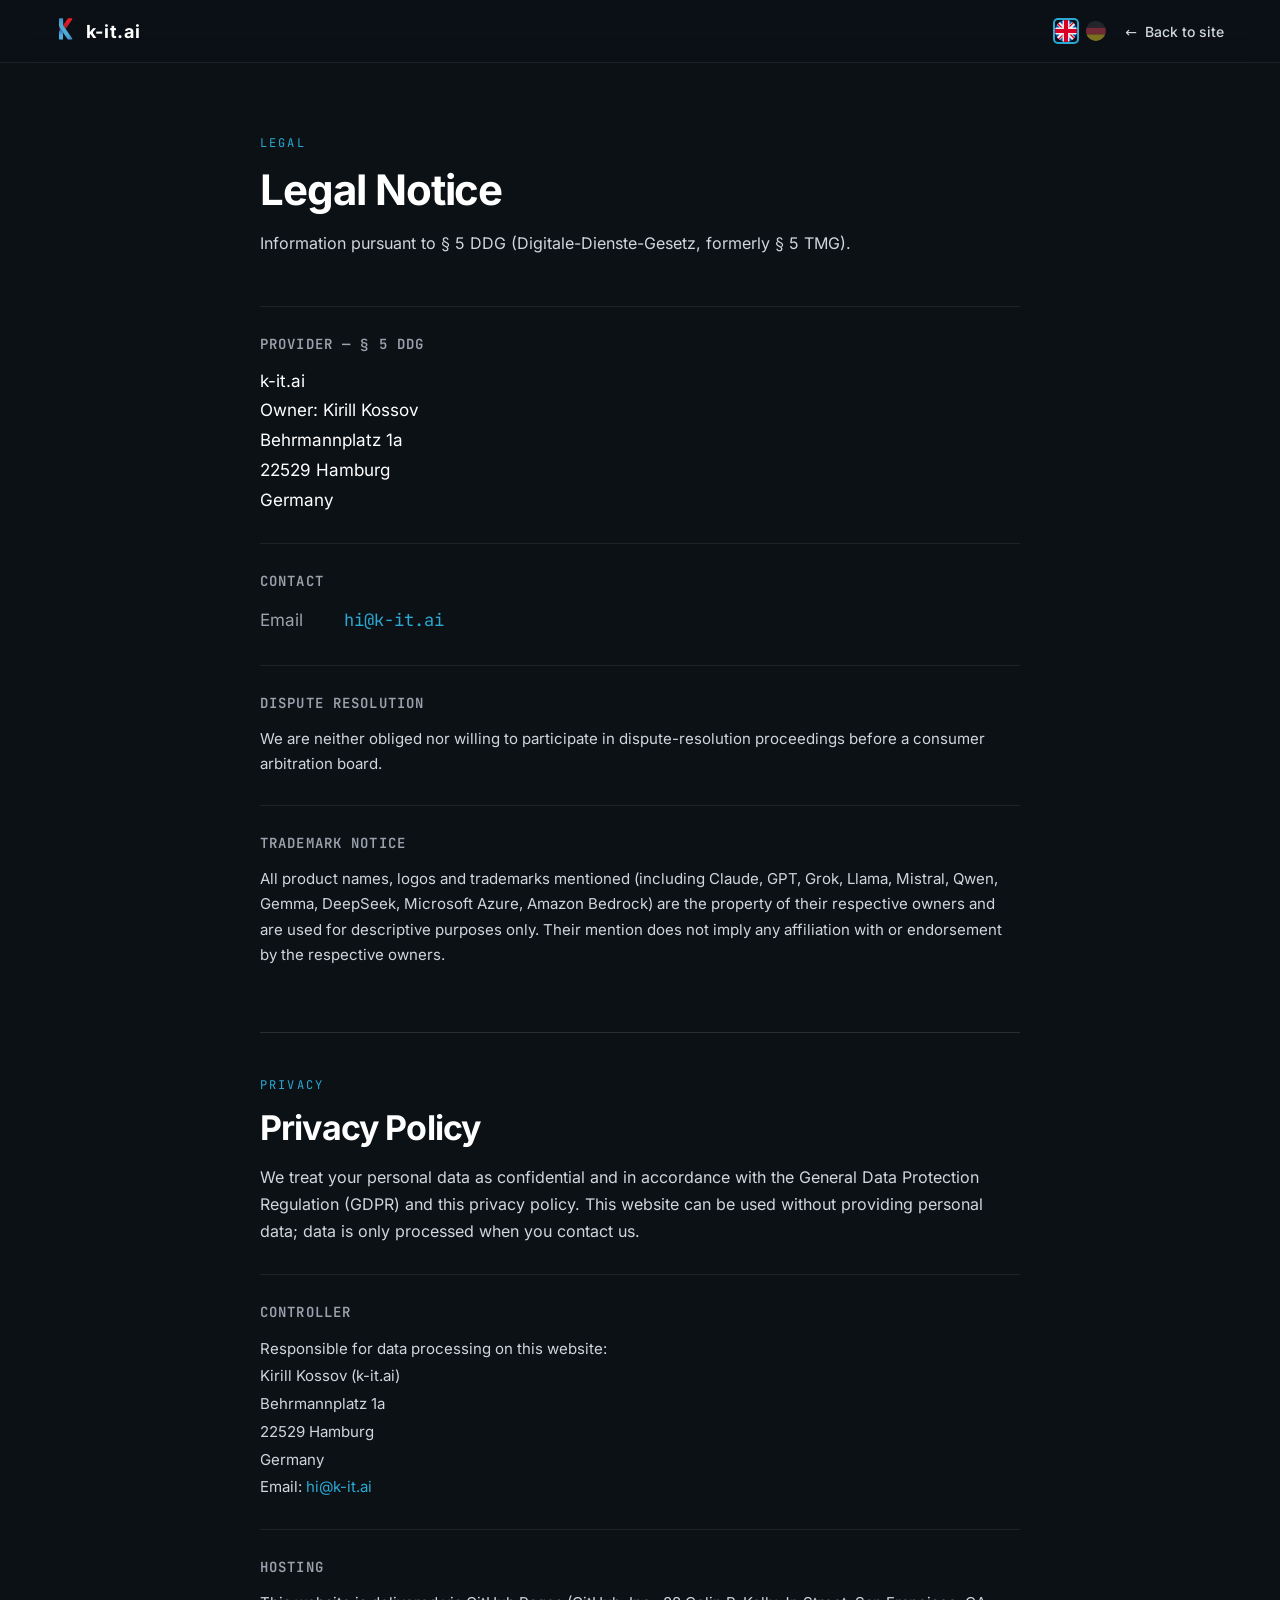
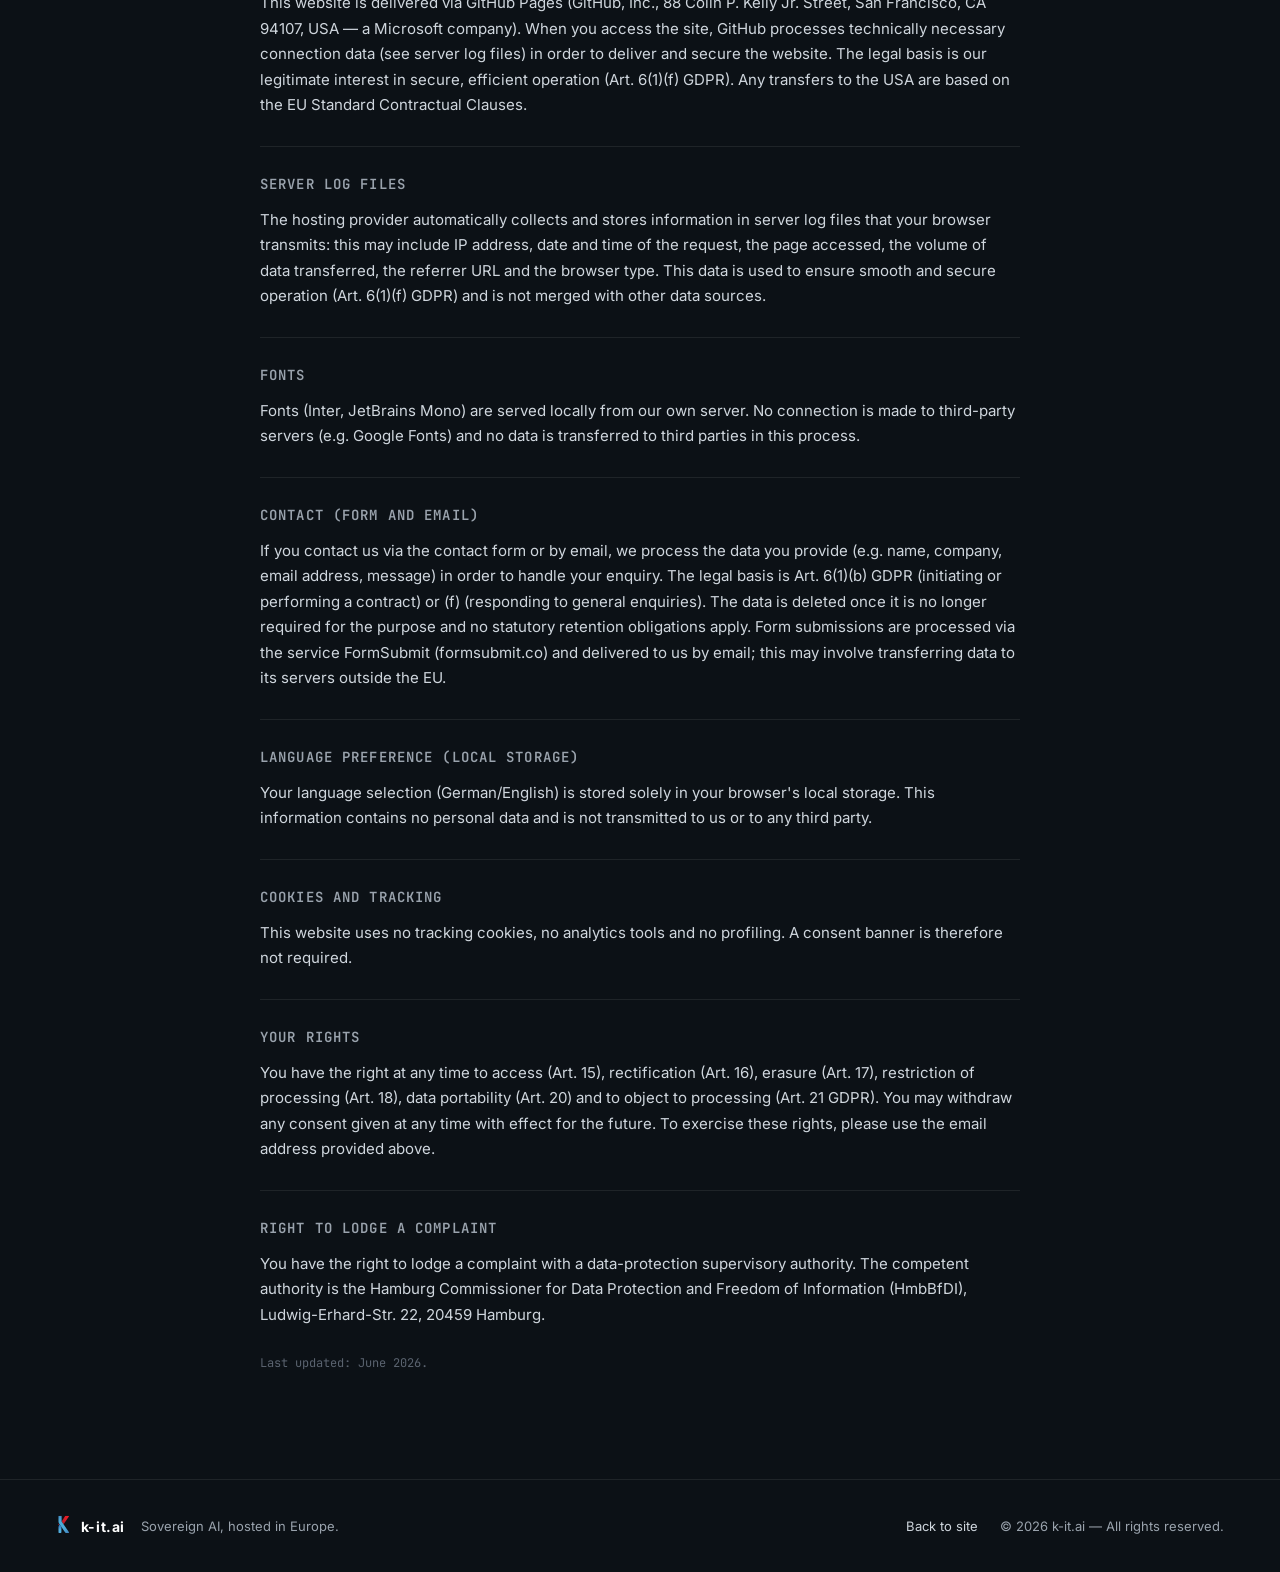
<file: legal-notice.html>
<!DOCTYPE html>
<html lang="de">
<head>
<meta charset="utf-8">
<meta name="viewport" content="width=device-width, initial-scale=1">
<title>Impressum & Datenschutz — k-it.ai</title>
<meta name="description" content="Impressum und Datenschutzerklärung von k-it.ai — Angaben gemäß § 5 DDG und Art. 13 DSGVO.">
<link rel="canonical" href="https://k-it.ai/legal-notice.html">
<meta name="theme-color" content="#0c1116">
<meta name="robots" content="noindex">
<link rel="icon" href="assets/favicon.svg" type="image/svg+xml">
<link rel="apple-touch-icon" sizes="180x180" href="assets/apple-touch-icon.png">
<link rel="stylesheet" href="assets/fonts.css">
<style>
  *,*::before,*::after{box-sizing:border-box;}
  html,body{margin:0;padding:0;}
  html{scroll-behavior:smooth;}
  ::selection{background:#2ba9d3;color:#fff;}
  .back-link:hover{color:#fff!important;}
  .footer-link:hover{color:#fff!important;}
  .mail-link:hover{color:#fff!important;}
  .lang-flag.inactive:hover{opacity:1!important;}
  @media (max-width:700px){
    .ln-header{padding:13px 20px!important;}
    .ln-content{padding:44px 20px 72px!important;}
    .ln-footer{padding:24px 20px!important;flex-direction:column!important;align-items:flex-start!important;}
    .ln-h1{font-size:34px!important;}
  }
</style>
</head>
<body>

<div style="background:#0c1116;color:#fff;font-family:'Inter',ui-sans-serif,system-ui,sans-serif;-webkit-font-smoothing:antialiased;min-height:100vh;overflow-x:hidden;">

  <header class="ln-header" style="position:sticky;top:0;z-index:50;display:flex;align-items:center;justify-content:space-between;padding:16px 56px;border-bottom:1px solid rgba(255,255,255,.08);background:rgba(12,17,22,.82);backdrop-filter:blur(14px);-webkit-backdrop-filter:blur(14px);">
    <a href="index.html" style="display:flex;align-items:center;gap:11px;text-decoration:none;">
      <img src="assets/k-logo.svg" alt="k-it.ai" style="height:30px;width:auto;display:block;">
      <span style="font-weight:700;font-size:18px;letter-spacing:.04em;color:#fff;">k-it.ai</span>
    </a>
    <div style="display:flex;align-items:center;gap:18px;">
      <div style="display:flex;gap:8px;align-items:center;">
        <img src="assets/flags/en.svg" alt="EN" title="English" class="lang-flag inactive" data-lang="en" style="width:22px;height:22px;border-radius:3px;cursor:pointer;opacity:.45;transition:opacity .15s;">
        <img src="assets/flags/de.svg" alt="DE" title="Deutsch" class="lang-flag" data-lang="de" style="width:22px;height:22px;border-radius:3px;cursor:pointer;box-shadow:0 0 0 2px #2ba9d3;">
      </div>
      <a href="index.html" class="back-link" data-i18n="ln.back" style="display:flex;align-items:center;gap:8px;color:#cfd6dd;font-size:14px;font-weight:500;text-decoration:none;transition:color .15s;"><span>&larr;</span> Zur Website</a>
    </div>
  </header>

  <section class="ln-content" style="padding:72px 56px 96px;">
    <div style="max-width:760px;margin:0 auto;">
      <div data-i18n="ln.eyebrow" style="font-family:'JetBrains Mono',ui-monospace,'SF Mono',Menlo,monospace;font-size:12px;letter-spacing:.18em;text-transform:uppercase;color:#2ba9d3;margin-bottom:16px;">Rechtliches</div>
      <h1 class="ln-h1" data-i18n="ln.h1" style="font-size:42px;font-weight:700;letter-spacing:-.025em;line-height:1.08;margin:0;color:#fff;">Impressum</h1>
      <p data-i18n="ln.intro" style="font-size:16px;line-height:1.7;color:#cfd6dd;margin:18px 0 0;">Angaben gemäß &sect;&nbsp;5 DDG (Digitale-Dienste-Gesetz, vormals &sect;&nbsp;5 TMG).</p>

      <div style="margin-top:48px;border-top:1px solid rgba(255,255,255,.08);padding-top:28px;">
        <h2 data-i18n="ln.provider.h" style="font-size:14px;font-weight:600;font-family:'JetBrains Mono',ui-monospace,'SF Mono',Menlo,monospace;letter-spacing:.08em;text-transform:uppercase;color:#9aa3ad;margin:0 0 14px;">Anbieter &mdash; &sect;&nbsp;5 DDG</h2>
        <div data-i18n="ln.provider.body" style="font-size:17px;line-height:1.75;color:#fff;">k-it.ai<br>Inhaber: Kirill Kossov<br>Behrmannplatz 1a<br>22529 Hamburg<br>Deutschland</div>
      </div>

      <div style="margin-top:28px;border-top:1px solid rgba(255,255,255,.08);padding-top:28px;">
        <h2 data-i18n="ln.contact.h" style="font-size:14px;font-weight:600;font-family:'JetBrains Mono',ui-monospace,'SF Mono',Menlo,monospace;letter-spacing:.08em;text-transform:uppercase;color:#9aa3ad;margin:0 0 14px;">Kontakt</h2>
        <div style="font-size:17px;line-height:1.9;color:#fff;">
          <div style="display:flex;gap:12px;flex-wrap:wrap;"><span data-i18n="ln.contact.email" style="color:#9aa3ad;min-width:72px;">E-Mail</span><a data-eu="hi" data-ed="k-it.ai" href="#" class="mail-link" style="font-family:'JetBrains Mono',ui-monospace,'SF Mono',Menlo,monospace;color:#2ba9d3;text-decoration:none;transition:color .15s;">hi(at)k-it.ai</a></div>
        </div>
      </div>

      <div style="margin-top:28px;border-top:1px solid rgba(255,255,255,.08);padding-top:28px;">
        <h2 data-i18n="ln.dispute.h" style="font-size:14px;font-weight:600;font-family:'JetBrains Mono',ui-monospace,'SF Mono',Menlo,monospace;letter-spacing:.08em;text-transform:uppercase;color:#9aa3ad;margin:0 0 14px;">Streitbeilegung</h2>
        <p data-i18n="ln.dispute.p" style="font-size:15px;line-height:1.7;color:#cfd6dd;margin:0;">Wir sind nicht verpflichtet und nicht bereit, an Streitbeilegungsverfahren vor einer Verbraucherschlichtungsstelle teilzunehmen.</p>
      </div>

      <div style="margin-top:28px;border-top:1px solid rgba(255,255,255,.08);padding-top:28px;">
        <h2 data-i18n="ln.trademark.h" style="font-size:14px;font-weight:600;font-family:'JetBrains Mono',ui-monospace,'SF Mono',Menlo,monospace;letter-spacing:.08em;text-transform:uppercase;color:#9aa3ad;margin:0 0 14px;">Markenhinweis</h2>
        <p data-i18n="ln.trademark.p" style="font-size:15px;line-height:1.7;color:#cfd6dd;margin:0;">Alle genannten Produktnamen, Logos und Marken (u.&nbsp;a. Claude, GPT, Grok, Llama, Mistral, Qwen, Gemma, DeepSeek, Microsoft Azure, Amazon Bedrock) sind Eigentum ihrer jeweiligen Inhaber und dienen ausschließlich der Beschreibung. Ihre Nennung begründet keine Verbindung zu oder Befürwortung durch die jeweiligen Inhaber.</p>
      </div>

      <div id="datenschutz" style="margin-top:64px;border-top:1px solid rgba(255,255,255,.12);padding-top:44px;scroll-margin-top:90px;">
        <div data-i18n="ln.pp.eyebrow" style="font-family:'JetBrains Mono',ui-monospace,'SF Mono',Menlo,monospace;font-size:12px;letter-spacing:.18em;text-transform:uppercase;color:#2ba9d3;margin-bottom:16px;">Datenschutz</div>
        <h2 data-i18n="ln.pp.h" style="font-size:34px;font-weight:700;letter-spacing:-.025em;line-height:1.1;margin:0;color:#fff;">Datenschutzerklärung</h2>
        <p data-i18n="ln.pp.intro" style="font-size:16px;line-height:1.7;color:#cfd6dd;margin:18px 0 0;">Wir behandeln Ihre personenbezogenen Daten vertraulich und entsprechend der Datenschutz-Grundverordnung (DSGVO) sowie dieser Datenschutzerklärung. Diese Website kann ohne Angabe personenbezogener Daten genutzt werden; Daten werden nur verarbeitet, wenn Sie uns kontaktieren.</p>
      </div>

      <div style="margin-top:28px;border-top:1px solid rgba(255,255,255,.08);padding-top:28px;">
        <h2 data-i18n="ln.pp.controller.h" style="font-size:14px;font-weight:600;font-family:'JetBrains Mono',ui-monospace,'SF Mono',Menlo,monospace;letter-spacing:.08em;text-transform:uppercase;color:#9aa3ad;margin:0 0 14px;">Verantwortlicher</h2>
        <div data-i18n="ln.pp.controller.b" style="font-size:15px;line-height:1.85;color:#cfd6dd;">Verantwortlich für die Datenverarbeitung auf dieser Website:<br>Kirill Kossov (k-it.ai)<br>Behrmannplatz 1a<br>22529 Hamburg<br>Deutschland<br>E-Mail: <a data-eu="hi" data-ed="k-it.ai" href="#" class="mail-link" style="color:#2ba9d3;text-decoration:none;">hi(at)k-it.ai</a></div>
      </div>

      <div style="margin-top:28px;border-top:1px solid rgba(255,255,255,.08);padding-top:28px;">
        <h2 data-i18n="ln.pp.hosting.h" style="font-size:14px;font-weight:600;font-family:'JetBrains Mono',ui-monospace,'SF Mono',Menlo,monospace;letter-spacing:.08em;text-transform:uppercase;color:#9aa3ad;margin:0 0 14px;">Hosting</h2>
        <p data-i18n="ln.pp.hosting.b" style="font-size:15px;line-height:1.7;color:#cfd6dd;margin:0;">Diese Website wird über GitHub Pages bereitgestellt (GitHub, Inc., 88 Colin P. Kelly Jr. Street, San Francisco, CA 94107, USA — ein Unternehmen der Microsoft Corporation). Beim Aufruf der Website verarbeitet GitHub technisch notwendige Verbindungsdaten (siehe Server-Logfiles), um die Auslieferung und Sicherheit der Website zu gewährleisten. Rechtsgrundlage ist unser berechtigtes Interesse an einem sicheren und effizienten Betrieb (Art. 6 Abs. 1 lit. f DSGVO). Etwaige Übermittlungen in die USA stützen sich auf die EU-Standardvertragsklauseln.</p>
      </div>

      <div style="margin-top:28px;border-top:1px solid rgba(255,255,255,.08);padding-top:28px;">
        <h2 data-i18n="ln.pp.logs.h" style="font-size:14px;font-weight:600;font-family:'JetBrains Mono',ui-monospace,'SF Mono',Menlo,monospace;letter-spacing:.08em;text-transform:uppercase;color:#9aa3ad;margin:0 0 14px;">Server-Logfiles</h2>
        <p data-i18n="ln.pp.logs.b" style="font-size:15px;line-height:1.7;color:#cfd6dd;margin:0;">Der Hosting-Provider erhebt und speichert automatisch Informationen in Server-Logfiles, die Ihr Browser übermittelt: Dies können IP-Adresse, Datum und Uhrzeit der Anfrage, die aufgerufene Seite, die übertragene Datenmenge, die Referrer-URL sowie der Browsertyp sein. Diese Daten dienen der Sicherstellung eines störungsfreien und sicheren Betriebs (Art. 6 Abs. 1 lit. f DSGVO) und werden nicht mit anderen Datenquellen zusammengeführt.</p>
      </div>

      <div style="margin-top:28px;border-top:1px solid rgba(255,255,255,.08);padding-top:28px;">
        <h2 data-i18n="ln.pp.fonts.h" style="font-size:14px;font-weight:600;font-family:'JetBrains Mono',ui-monospace,'SF Mono',Menlo,monospace;letter-spacing:.08em;text-transform:uppercase;color:#9aa3ad;margin:0 0 14px;">Schriftarten</h2>
        <p data-i18n="ln.pp.fonts.b" style="font-size:15px;line-height:1.7;color:#cfd6dd;margin:0;">Schriftarten (Inter, JetBrains Mono) werden lokal von unserem eigenen Server ausgeliefert. Es besteht keine Verbindung zu Servern Dritter (z.&nbsp;B. Google Fonts); hierbei werden keine Daten an Dritte übertragen.</p>
      </div>

      <div style="margin-top:28px;border-top:1px solid rgba(255,255,255,.08);padding-top:28px;">
        <h2 data-i18n="ln.pp.contact.h" style="font-size:14px;font-weight:600;font-family:'JetBrains Mono',ui-monospace,'SF Mono',Menlo,monospace;letter-spacing:.08em;text-transform:uppercase;color:#9aa3ad;margin:0 0 14px;">Kontaktaufnahme (Formular und E-Mail)</h2>
        <p data-i18n="ln.pp.contact.b" style="font-size:15px;line-height:1.7;color:#cfd6dd;margin:0;">Wenn Sie uns über das Kontaktformular oder per E-Mail kontaktieren, verarbeiten wir die von Ihnen mitgeteilten Daten (z.&nbsp;B. Name, Unternehmen, E-Mail-Adresse, Nachricht), um Ihre Anfrage zu bearbeiten. Rechtsgrundlage ist Art. 6 Abs. 1 lit. b DSGVO (Anbahnung bzw. Erfüllung eines Vertrags) oder lit. f (Beantwortung allgemeiner Anfragen). Die Daten werden gelöscht, sobald sie für den Zweck nicht mehr erforderlich sind und keine gesetzlichen Aufbewahrungspflichten entgegenstehen. Formularübermittlungen werden über den Dienst FormSubmit (formsubmit.co) verarbeitet und uns per E-Mail zugestellt; dabei können Daten an dessen Server außerhalb der EU übermittelt werden.</p>
      </div>

      <div style="margin-top:28px;border-top:1px solid rgba(255,255,255,.08);padding-top:28px;">
        <h2 data-i18n="ln.pp.storage.h" style="font-size:14px;font-weight:600;font-family:'JetBrains Mono',ui-monospace,'SF Mono',Menlo,monospace;letter-spacing:.08em;text-transform:uppercase;color:#9aa3ad;margin:0 0 14px;">Spracheinstellung (lokaler Speicher)</h2>
        <p data-i18n="ln.pp.storage.b" style="font-size:15px;line-height:1.7;color:#cfd6dd;margin:0;">Ihre Sprachauswahl (Deutsch/Englisch) wird ausschließlich lokal in Ihrem Browser gespeichert (localStorage). Diese Information enthält keine personenbezogenen Daten und wird nicht an uns oder Dritte übertragen.</p>
      </div>

      <div style="margin-top:28px;border-top:1px solid rgba(255,255,255,.08);padding-top:28px;">
        <h2 data-i18n="ln.pp.cookies.h" style="font-size:14px;font-weight:600;font-family:'JetBrains Mono',ui-monospace,'SF Mono',Menlo,monospace;letter-spacing:.08em;text-transform:uppercase;color:#9aa3ad;margin:0 0 14px;">Cookies und Tracking</h2>
        <p data-i18n="ln.pp.cookies.b" style="font-size:15px;line-height:1.7;color:#cfd6dd;margin:0;">Diese Website verwendet keine Tracking-Cookies, keine Analyse-Werkzeuge und kein Profiling. Ein Einwilligungsbanner ist daher nicht erforderlich.</p>
      </div>

      <div style="margin-top:28px;border-top:1px solid rgba(255,255,255,.08);padding-top:28px;">
        <h2 data-i18n="ln.pp.rights.h" style="font-size:14px;font-weight:600;font-family:'JetBrains Mono',ui-monospace,'SF Mono',Menlo,monospace;letter-spacing:.08em;text-transform:uppercase;color:#9aa3ad;margin:0 0 14px;">Ihre Rechte</h2>
        <p data-i18n="ln.pp.rights.b" style="font-size:15px;line-height:1.7;color:#cfd6dd;margin:0;">Sie haben jederzeit das Recht auf Auskunft (Art. 15), Berichtigung (Art. 16), Löschung (Art. 17), Einschränkung der Verarbeitung (Art. 18), Datenübertragbarkeit (Art. 20) sowie Widerspruch gegen die Verarbeitung (Art. 21 DSGVO). Eine erteilte Einwilligung können Sie jederzeit mit Wirkung für die Zukunft widerrufen. Bitte nutzen Sie hierzu die oben genannte E-Mail-Adresse.</p>
      </div>

      <div style="margin-top:28px;border-top:1px solid rgba(255,255,255,.08);padding-top:28px;">
        <h2 data-i18n="ln.pp.complaint.h" style="font-size:14px;font-weight:600;font-family:'JetBrains Mono',ui-monospace,'SF Mono',Menlo,monospace;letter-spacing:.08em;text-transform:uppercase;color:#9aa3ad;margin:0 0 14px;">Beschwerderecht bei der Aufsichtsbehörde</h2>
        <p data-i18n="ln.pp.complaint.b" style="font-size:15px;line-height:1.7;color:#cfd6dd;margin:0;">Ihnen steht ein Beschwerderecht bei einer Datenschutz-Aufsichtsbehörde zu. Zuständig ist der Hamburgische Beauftragte für Datenschutz und Informationsfreiheit (HmbBfDI), Ludwig-Erhard-Str. 22, 20459 Hamburg.</p>
      </div>

      <p data-i18n="ln.pp.updated" style="margin-top:28px;font-family:'JetBrains Mono',ui-monospace,'SF Mono',Menlo,monospace;font-size:12px;color:#5b6470;">Stand: Juni 2026.</p>
    </div>
  </section>

  <footer class="ln-footer" style="padding:34px 56px;display:flex;align-items:center;justify-content:space-between;border-top:1px solid rgba(255,255,255,.08);background:#0c1116;flex-wrap:wrap;gap:16px;">
    <div style="display:flex;align-items:center;gap:10px;">
      <img src="assets/k-logo.svg" alt="" style="height:24px;width:auto;">
      <span style="font-weight:700;font-size:14px;letter-spacing:.04em;color:#fff;">k-it.ai</span>
      <span data-i18n="footer.tag" style="color:#9aa3ad;font-size:13px;margin-left:6px;">Souveräne KI, gehostet in Europa.</span>
    </div>
    <div style="display:flex;align-items:center;gap:22px;font-size:13px;color:#9aa3ad;flex-wrap:wrap;">
      <a href="index.html" class="footer-link" data-i18n="ln.backfoot" style="color:#cfd6dd;text-decoration:none;transition:color .15s;">Zur Website</a>
      <span data-i18n="footer.rights">&copy; 2026 k-it.ai &mdash; Alle Rechte vorbehalten.</span>
    </div>
  </footer>

</div>

<script>
  var I18N_EN = {
    "meta.title": "Legal Notice & Privacy — k-it.ai",
    "meta.desc": "Legal notice and privacy policy for k-it.ai — pursuant to § 5 DDG and Art. 13 GDPR.",
    "ln.back": "<span>&larr;</span> Back to site",
    "ln.backfoot": "Back to site",
    "ln.eyebrow": "Legal",
    "ln.h1": "Legal Notice",
    "ln.intro": "Information pursuant to &sect;&nbsp;5 DDG (Digitale-Dienste-Gesetz, formerly &sect;&nbsp;5 TMG).",
    "ln.provider.h": "Provider &mdash; &sect;&nbsp;5 DDG",
    "ln.provider.body": "k-it.ai<br>Owner: Kirill Kossov<br>Behrmannplatz 1a<br>22529 Hamburg<br>Germany",
    "ln.contact.h": "Contact",
    "ln.contact.email": "Email",
    "ln.dispute.h": "Dispute resolution",
    "ln.dispute.p": "We are neither obliged nor willing to participate in dispute-resolution proceedings before a consumer arbitration board.",
    "ln.trademark.h": "Trademark notice",
    "ln.trademark.p": "All product names, logos and trademarks mentioned (including Claude, GPT, Grok, Llama, Mistral, Qwen, Gemma, DeepSeek, Microsoft Azure, Amazon Bedrock) are the property of their respective owners and are used for descriptive purposes only. Their mention does not imply any affiliation with or endorsement by the respective owners.",
    "ln.pp.eyebrow": "Privacy",
    "ln.pp.h": "Privacy Policy",
    "ln.pp.intro": "We treat your personal data as confidential and in accordance with the General Data Protection Regulation (GDPR) and this privacy policy. This website can be used without providing personal data; data is only processed when you contact us.",
    "ln.pp.controller.h": "Controller",
    "ln.pp.controller.b": "Responsible for data processing on this website:<br>Kirill Kossov (k-it.ai)<br>Behrmannplatz 1a<br>22529 Hamburg<br>Germany<br>Email: <a data-eu=\"hi\" data-ed=\"k-it.ai\" href=\"#\" class=\"mail-link\" style=\"color:#2ba9d3;text-decoration:none;\">hi(at)k-it.ai</a>",
    "ln.pp.hosting.h": "Hosting",
    "ln.pp.hosting.b": "This website is delivered via GitHub Pages (GitHub, Inc., 88 Colin P. Kelly Jr. Street, San Francisco, CA 94107, USA — a Microsoft company). When you access the site, GitHub processes technically necessary connection data (see server log files) in order to deliver and secure the website. The legal basis is our legitimate interest in secure, efficient operation (Art. 6(1)(f) GDPR). Any transfers to the USA are based on the EU Standard Contractual Clauses.",
    "ln.pp.logs.h": "Server log files",
    "ln.pp.logs.b": "The hosting provider automatically collects and stores information in server log files that your browser transmits: this may include IP address, date and time of the request, the page accessed, the volume of data transferred, the referrer URL and the browser type. This data is used to ensure smooth and secure operation (Art. 6(1)(f) GDPR) and is not merged with other data sources.",
    "ln.pp.fonts.h": "Fonts",
    "ln.pp.fonts.b": "Fonts (Inter, JetBrains Mono) are served locally from our own server. No connection is made to third-party servers (e.g. Google Fonts) and no data is transferred to third parties in this process.",
    "ln.pp.contact.h": "Contact (form and email)",
    "ln.pp.contact.b": "If you contact us via the contact form or by email, we process the data you provide (e.g. name, company, email address, message) in order to handle your enquiry. The legal basis is Art. 6(1)(b) GDPR (initiating or performing a contract) or (f) (responding to general enquiries). The data is deleted once it is no longer required for the purpose and no statutory retention obligations apply. Form submissions are processed via the service FormSubmit (formsubmit.co) and delivered to us by email; this may involve transferring data to its servers outside the EU.",
    "ln.pp.storage.h": "Language preference (local storage)",
    "ln.pp.storage.b": "Your language selection (German/English) is stored solely in your browser's local storage. This information contains no personal data and is not transmitted to us or to any third party.",
    "ln.pp.cookies.h": "Cookies and tracking",
    "ln.pp.cookies.b": "This website uses no tracking cookies, no analytics tools and no profiling. A consent banner is therefore not required.",
    "ln.pp.rights.h": "Your rights",
    "ln.pp.rights.b": "You have the right at any time to access (Art. 15), rectification (Art. 16), erasure (Art. 17), restriction of processing (Art. 18), data portability (Art. 20) and to object to processing (Art. 21 GDPR). You may withdraw any consent given at any time with effect for the future. To exercise these rights, please use the email address provided above.",
    "ln.pp.complaint.h": "Right to lodge a complaint",
    "ln.pp.complaint.b": "You have the right to lodge a complaint with a data-protection supervisory authority. The competent authority is the Hamburg Commissioner for Data Protection and Freedom of Information (HmbBfDI), Ludwig-Erhard-Str. 22, 20459 Hamburg.",
    "ln.pp.updated": "Last updated: June 2026.",
    "footer.tag": "Sovereign AI, hosted in Europe.",
    "footer.rights": "&copy; 2026 k-it.ai &mdash; All rights reserved."
  };

  (function(){
    var nodes = document.querySelectorAll('[data-i18n]');
    var deHTML = {};
    nodes.forEach(function(el){ deHTML[el.getAttribute('data-i18n')] = el.innerHTML; });
    var metaDesc = document.querySelector('meta[name="description"]');
    var deMeta = { title: document.title, desc: metaDesc ? metaDesc.getAttribute('content') : '' };

    function fillEmails(){
      var els = document.querySelectorAll('a[data-eu][data-ed]');
      for(var i=0;i<els.length;i++){
        var a = els[i];
        var addr = a.getAttribute('data-eu') + String.fromCharCode(64) + a.getAttribute('data-ed');
        a.setAttribute('href','mailto:' + addr);
        a.textContent = addr;
      }
    }

    function apply(lang){
      var en = lang === 'en';
      document.documentElement.lang = lang;
      nodes.forEach(function(el){
        var k = el.getAttribute('data-i18n');
        el.innerHTML = (en && I18N_EN[k] != null) ? I18N_EN[k] : deHTML[k];
      });
      document.title = en ? I18N_EN['meta.title'] : deMeta.title;
      if(metaDesc) metaDesc.setAttribute('content', en ? I18N_EN['meta.desc'] : deMeta.desc);
      document.querySelectorAll('.lang-flag').forEach(function(f){
        var active = f.getAttribute('data-lang') === lang;
        f.style.opacity = active ? '1' : '.45';
        f.style.boxShadow = active ? '0 0 0 2px #2ba9d3' : 'none';
        f.classList.toggle('inactive', !active);
      });
      fillEmails();
    }

    function setLang(lang, persist){
      if(lang !== 'en') lang = 'de';
      apply(lang);
      if(persist){ try{ localStorage.setItem('lang', lang); }catch(e){} }
    }

    function detect(){
      var saved = null;
      try{ saved = localStorage.getItem('lang'); }catch(e){}
      if(saved === 'en' || saved === 'de') return saved;
      var nav = (navigator.languages && navigator.languages[0]) || navigator.language || navigator.userLanguage || '';
      return nav.toLowerCase().indexOf('en') === 0 ? 'en' : 'de';
    }

    document.querySelectorAll('.lang-flag').forEach(function(f){
      f.addEventListener('click', function(){ setLang(f.getAttribute('data-lang'), true); });
    });

    setLang(detect(), false);
    window.setLang = setLang;
  })();
</script>

</body>
</html>
</file>
<file: assets/fonts.css>
/* Self-hosted fonts — no external requests, no data sent to Google.
   Inter and JetBrains Mono are licensed under the SIL Open Font License 1.1,
   which permits self-hosting. Both are variable fonts: a single file per
   family covers the full weight axis used across the site. */
@font-face{
  font-family:'Inter';
  font-style:normal;
  font-weight:100 900;
  font-display:swap;
  src:url('fonts/inter.woff2') format('woff2');
}
@font-face{
  font-family:'JetBrains Mono';
  font-style:normal;
  font-weight:100 800;
  font-display:swap;
  src:url('fonts/jetbrains-mono.woff2') format('woff2');
}
</file>
